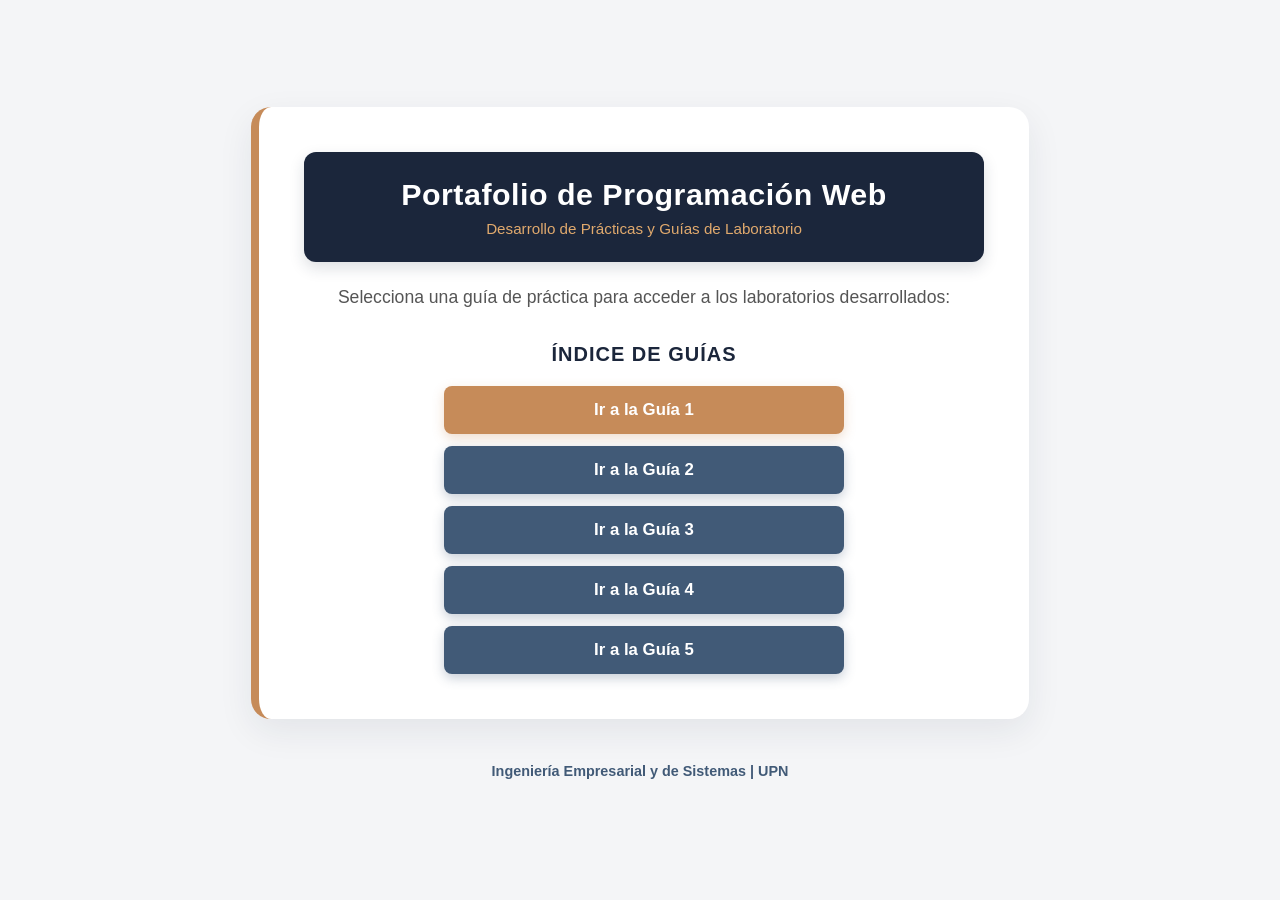
<file: index.html>
<!DOCTYPE html>
<html lang="es">
<head>
  <meta charset="UTF-8">
  <meta name="viewport" content="width=device-width, initial-scale=1.0">
  <title>Portafolio Web | Prácticas UPN</title>
</head>
<body style="background-color: #F4F5F7; font-family: 'Helvetica Neue', Arial, sans-serif; color: #1B263B; margin: 0; padding: 40px 20px; display: flex; flex-direction: column; align-items: center; justify-content: center; min-height: 100vh; box-sizing: border-box;">

  <main style="background: #FFFFFF; width: 100%; max-width: 680px; padding: 45px; border-radius: 20px; box-shadow: 0 12px 35px rgba(27,38,59,0.08); text-align: center; border-left: 8px solid #C68B59;">
    
    <div style="background-color: #1B263B; color: #FFFFFF; padding: 25px; border-radius: 12px; margin-bottom: 25px; box-shadow: 0 6px 15px rgba(27,38,59,0.15);">
      <h1 style="margin: 0; font-size: 1.9rem; letter-spacing: 0.5px;">Portafolio de Programación Web</h1>
      <p style="margin: 8px 0 0 0; font-size: 0.95rem; color: #E0A96D;">Desarrollo de Prácticas y Guías de Laboratorio</p>
    </div>

    <p style="color: #555; font-size: 1.1rem; margin-bottom: 35px;">
      Selecciona una guía de práctica para acceder a los laboratorios desarrollados:
    </p>

    <h2 style="color: #1B263B; font-size: 1.25rem; margin-bottom: 20px; text-transform: uppercase; letter-spacing: 1px;">Índice de Guías</h2>

    <div style="display: flex; flex-direction: column; gap: 12px; max-width: 400px; margin: 0 auto;">
      <a href="guia1/index.html" style="background: #C68B59; color: white; padding: 14px 22px; text-decoration: none; border-radius: 8px; font-weight: bold; font-size: 1.05rem; box-shadow: 0 4px 12px rgba(198,139,89,0.3);">Ir a la Guía 1</a>
      <a href="guia2/index.html" style="background: #415A77; color: white; padding: 14px 22px; text-decoration: none; border-radius: 8px; font-weight: bold; font-size: 1.05rem; box-shadow: 0 4px 12px rgba(65,90,119,0.3);">Ir a la Guía 2</a>
      <a href="guia3/pedidos.html" style="background: #415A77; color: white; padding: 14px 22px; text-decoration: none; border-radius: 8px; font-weight: bold; font-size: 1.05rem; box-shadow: 0 4px 12px rgba(65,90,119,0.3);">Ir a la Guía 3</a>
      <a href="guia4/index.html" style="background: #415A77; color: white; padding: 14px 22px; text-decoration: none; border-radius: 8px; font-weight: bold; font-size: 1.05rem; box-shadow: 0 4px 12px rgba(65,90,119,0.3);">Ir a la Guía 4</a>
      <a href="guia5/index-bootstrap.html" style="background: #415A77; color: white; padding: 14px 22px; text-decoration: none; border-radius: 8px; font-weight: bold; font-size: 1.05rem; box-shadow: 0 4px 12px rgba(65,90,119,0.3);">Ir a la Guía 5</a>
    </div>

  </main>

  <footer style="margin-top: 30px; color: #415A77; font-size: 0.9rem; font-weight: 600;">
    <p>Ingeniería Empresarial y de Sistemas | UPN</p>
  </footer>

</body>
</html>
</file>
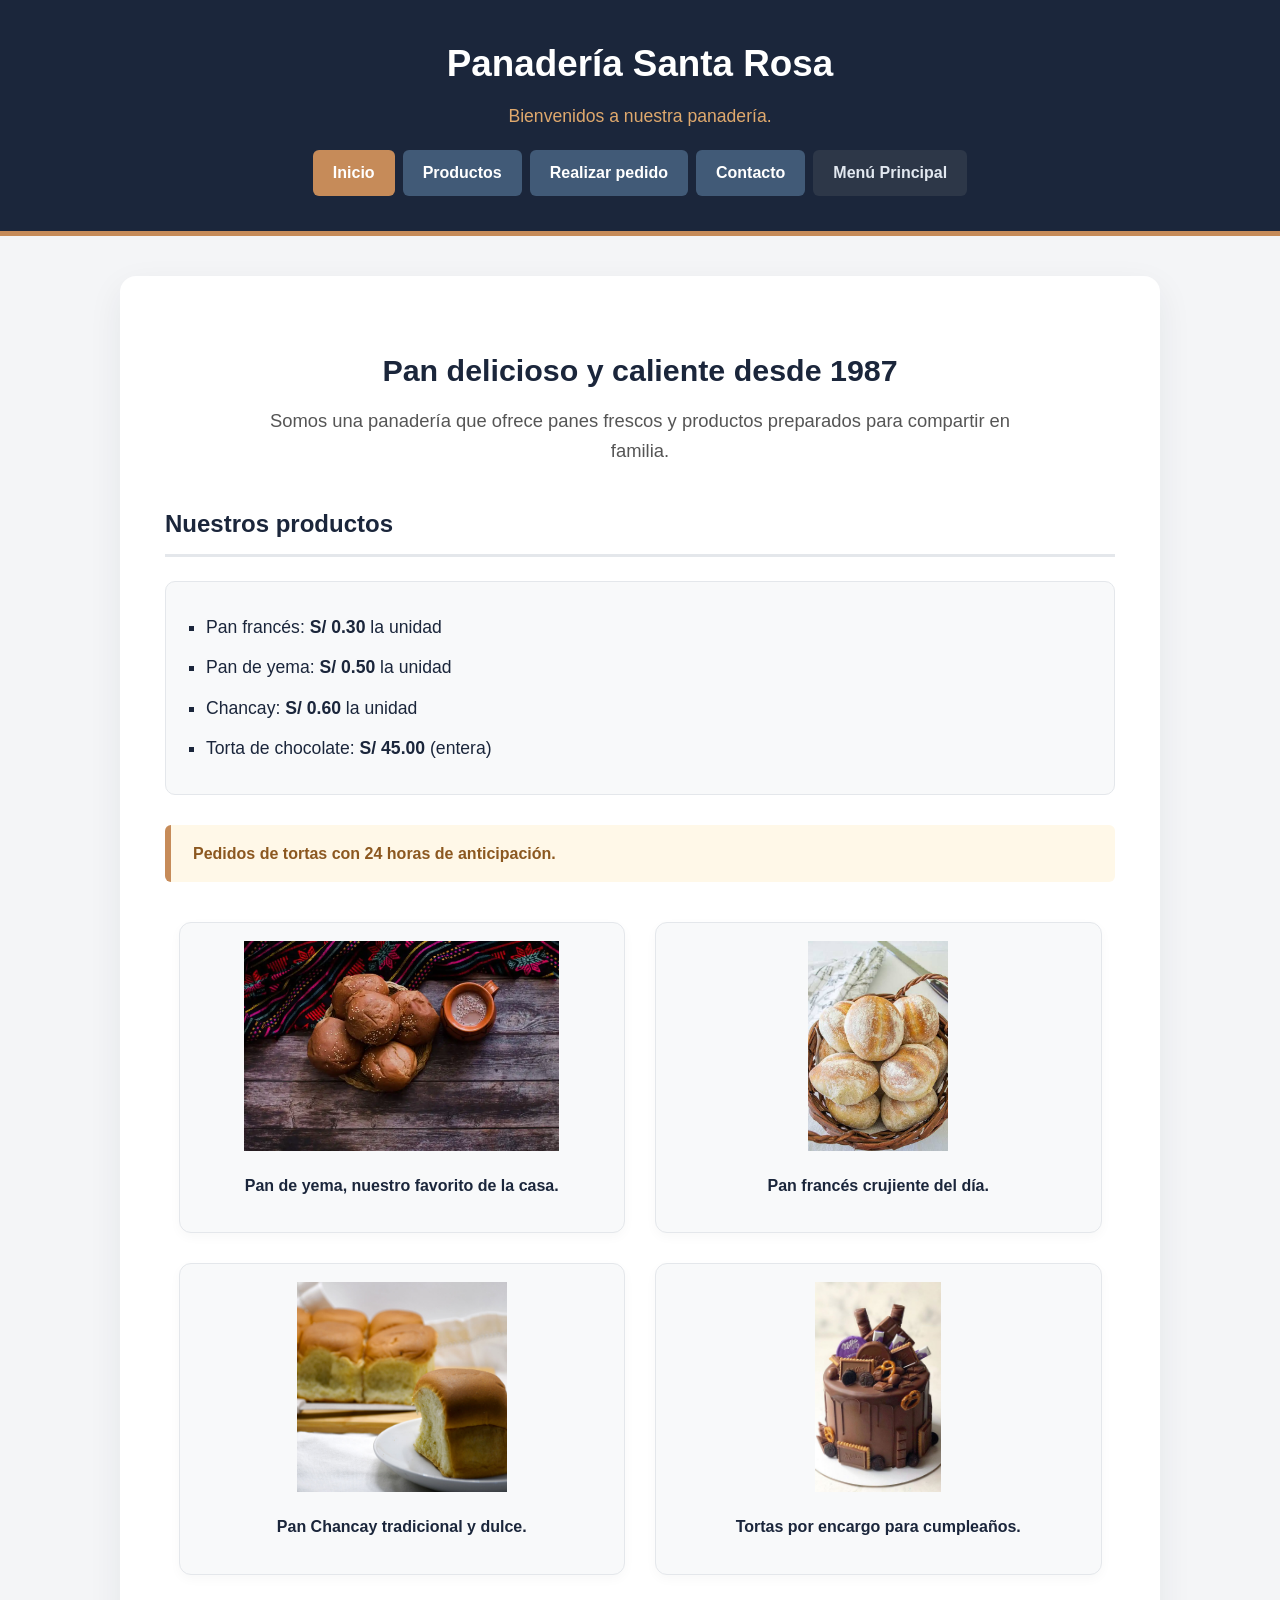
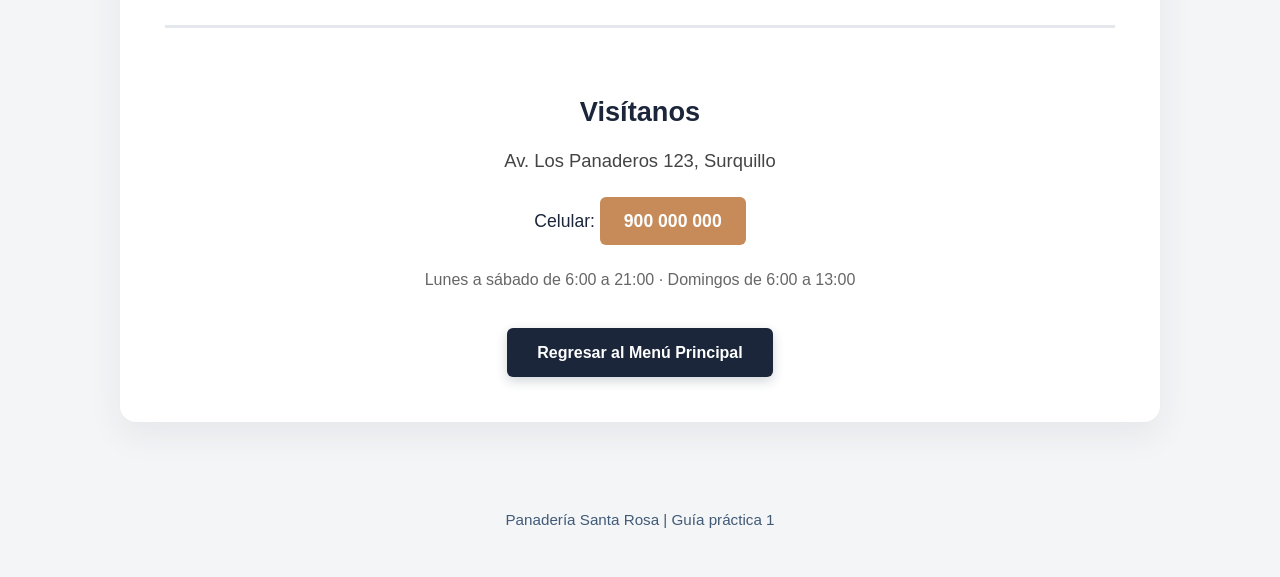
<file: guia1/index.html>
<!DOCTYPE html>
<html lang="es">
<head>
  <meta charset="UTF-8">
  <meta name="viewport" content="width=device-width, initial-scale=1.0">
  <title>Panadería Santa Rosa | Guía 1</title>
</head>
<body style="background-color: #F4F5F7; font-family: 'Helvetica Neue', Arial, sans-serif; color: #1B263B; margin: 0; padding: 0; line-height: 1.6;">
  
  <!-- Encabezado con menú completo -->
  <header style="background-color: #1B263B; color: #FFFFFF; padding: 35px 20px; text-align: center; border-bottom: 5px solid #C68B59;">
    <h1 style="margin: 0; font-size: 2.3rem;">Panadería Santa Rosa</h1>
    <p style="margin: 8px 0 20px 0; font-size: 1.1rem; color: #E0A96D;">Bienvenidos a nuestra panadería.</p>
    <nav style="margin-top: 15px; display: flex; justify-content: center; gap: 8px; flex-wrap: wrap;">
      <a href="index.html" style="background: #C68B59; color: white; padding: 10px 20px; text-decoration: none; border-radius: 6px; font-weight: bold; display: inline-block;">Inicio</a>
      <a href="#productos" style="background: #415A77; color: white; padding: 10px 20px; text-decoration: none; border-radius: 6px; font-weight: bold; display: inline-block;">Productos</a>
      <a href="pedidos.html" style="background: #415A77; color: white; padding: 10px 20px; text-decoration: none; border-radius: 6px; font-weight: bold; display: inline-block;">Realizar pedido</a>
      <a href="#visitanos" style="background: #415A77; color: white; padding: 10px 20px; text-decoration: none; border-radius: 6px; font-weight: bold; display: inline-block;">Contacto</a>
      <a href="../index.html" style="background: #2D3748; color: #E2E8F0; padding: 10px 20px; text-decoration: none; border-radius: 6px; font-weight: bold; display: inline-block;">Menú Principal</a>
    </nav>
  </header>

  <main style="max-width: 950px; margin: 40px auto; background: #FFFFFF; padding: 45px; border-radius: 16px; box-shadow: 0 12px 35px rgba(27,38,59,0.07);">
    
    <section style="text-align: center; margin-bottom: 40px;">
      <h2 style="color: #1B263B; font-size: 1.9rem; margin-bottom: 12px;">Pan delicioso y caliente desde 1987</h2>
      <p style="font-size: 1.15rem; color: #555; max-width: 750px; margin: 0 auto;">
        Somos una panadería que ofrece panes frescos y productos preparados para compartir en familia.
      </p>
    </section>

    <section id="productos">
      <h3 style="color: #1B263B; border-bottom: 3px solid #E4E7EB; padding-bottom: 10px; font-size: 1.5rem;">Nuestros productos</h3>
      <ul style="line-height: 2.3; font-size: 1.1rem; padding-left: 25px; background-color: #F8F9FA; padding: 25px 40px; border-radius: 10px; border: 1px solid #E4E7EB; list-style-type: square;">
        <li>Pan francés: <strong>S/ 0.30</strong> la unidad</li>
        <li>Pan de yema: <strong>S/ 0.50</strong> la unidad</li>
        <li>Chancay: <strong>S/ 0.60</strong> la unidad</li>
        <li>Torta de chocolate: <strong>S/ 45.00</strong> (entera)</li>
      </ul>
      
      <p style="background: #FFF8E8; padding: 16px 22px; border-left: 6px solid #C68B59; border-radius: 6px; margin-top: 30px; color: #8C5820; font-weight: 500;">
        <strong>Pedidos de tortas con 24 horas de anticipación.</strong>
      </p>
      
      <!-- Galería con los 4 productos usando tus nombres de imagen exactos -->
      <div style="display: flex; flex-wrap: wrap; justify-content: center; gap: 30px; margin-top: 40px;">
        
        <!-- Pan de yema -->
        <div style="background: #F8F9FA; padding: 18px; border-radius: 12px; text-align: center; width: 43%; min-width: 280px; border: 1px solid #E4E7EB; box-shadow: 0 4px 12px rgba(0,0,0,0.03);">
          <img src="../img/pandeyema.jpg" alt="Pan de yema" style="width: 100%; height: 210px; object-fit: contain; border-radius: 8px;">
          <p style="margin-top: 14px; font-weight: bold; color: #1B263B;">Pan de yema, nuestro favorito de la casa.</p>
        </div>

        <!-- Pan francés -->
        <div style="background: #F8F9FA; padding: 18px; border-radius: 12px; text-align: center; width: 43%; min-width: 280px; border: 1px solid #E4E7EB; box-shadow: 0 4px 12px rgba(0,0,0,0.03);">
          <img src="../img/panfrances.jpg" alt="Pan francés" style="width: 100%; height: 210px; object-fit: contain; border-radius: 8px;">
          <p style="margin-top: 14px; font-weight: bold; color: #1B263B;">Pan francés crujiente del día.</p>
        </div>

        <!-- Pan Chancay -->
        <div style="background: #F8F9FA; padding: 18px; border-radius: 12px; text-align: center; width: 43%; min-width: 280px; border: 1px solid #E4E7EB; box-shadow: 0 4px 12px rgba(0,0,0,0.03);">
          <img src="../img/panchancay.jpg" alt="Pan Chancay" style="width: 100%; height: 210px; object-fit: contain; border-radius: 8px;">
          <p style="margin-top: 14px; font-weight: bold; color: #1B263B;">Pan Chancay tradicional y dulce.</p>
        </div>

        <!-- Torta de chocolate -->
        <div style="background: #F8F9FA; padding: 18px; border-radius: 12px; text-align: center; width: 43%; min-width: 280px; border: 1px solid #E4E7EB; box-shadow: 0 4px 12px rgba(0,0,0,0.03);">
          <img src="../img/tortadechocolate.jpg" alt="Torta de chocolate" style="width: 100%; height: 210px; object-fit: contain; border-radius: 8px;">
          <p style="margin-top: 14px; font-weight: bold; color: #1B263B;">Tortas por encargo para cumpleaños.</p>
        </div>

      </div>
    </section>

    <!-- Sección Visítanos (Contacto) -->
    <section id="visitanos" style="text-align: center; margin-top: 50px; padding-top: 40px; border-top: 3px solid #E4E7EB;">
      <h2 style="color: #1B263B; font-size: 1.7rem; margin-bottom: 12px;">Visítanos</h2>
      <p style="margin: 8px 0; font-size: 1.15rem; color: #444;">Av. Los Panaderos 123, Surquillo</p>
      
      <p style="margin: 22px 0; font-size: 1.1rem;">
        Celular: 
        <a href="tel:900000000" style="background-color: #C68B59; color: white; padding: 10px 24px; text-decoration: none; border-radius: 6px; font-weight: bold; display: inline-block;">900 000 000</a>
      </p>
      
      <p style="margin: 15px 0; color: #666; font-size: 1rem;">
        Lunes a sábado de 6:00 a 21:00 · Domingos de 6:00 a 13:00
      </p>

      <div style="margin-top: 35px;">
        <a href="../index.html" style="background-color: #1B263B; color: white; padding: 12px 30px; text-decoration: none; border-radius: 6px; font-weight: bold; display: inline-block; box-shadow: 0 4px 12px rgba(27,38,59,0.2);">Regresar al Menú Principal</a>
      </div>
    </section>

  </main>

  <footer style="text-align: center; padding: 30px; color: #415A77; font-size: 0.95rem;">
    <p>Panadería Santa Rosa | Guía práctica 1</p>
  </footer>

</body>
</html>
</file>
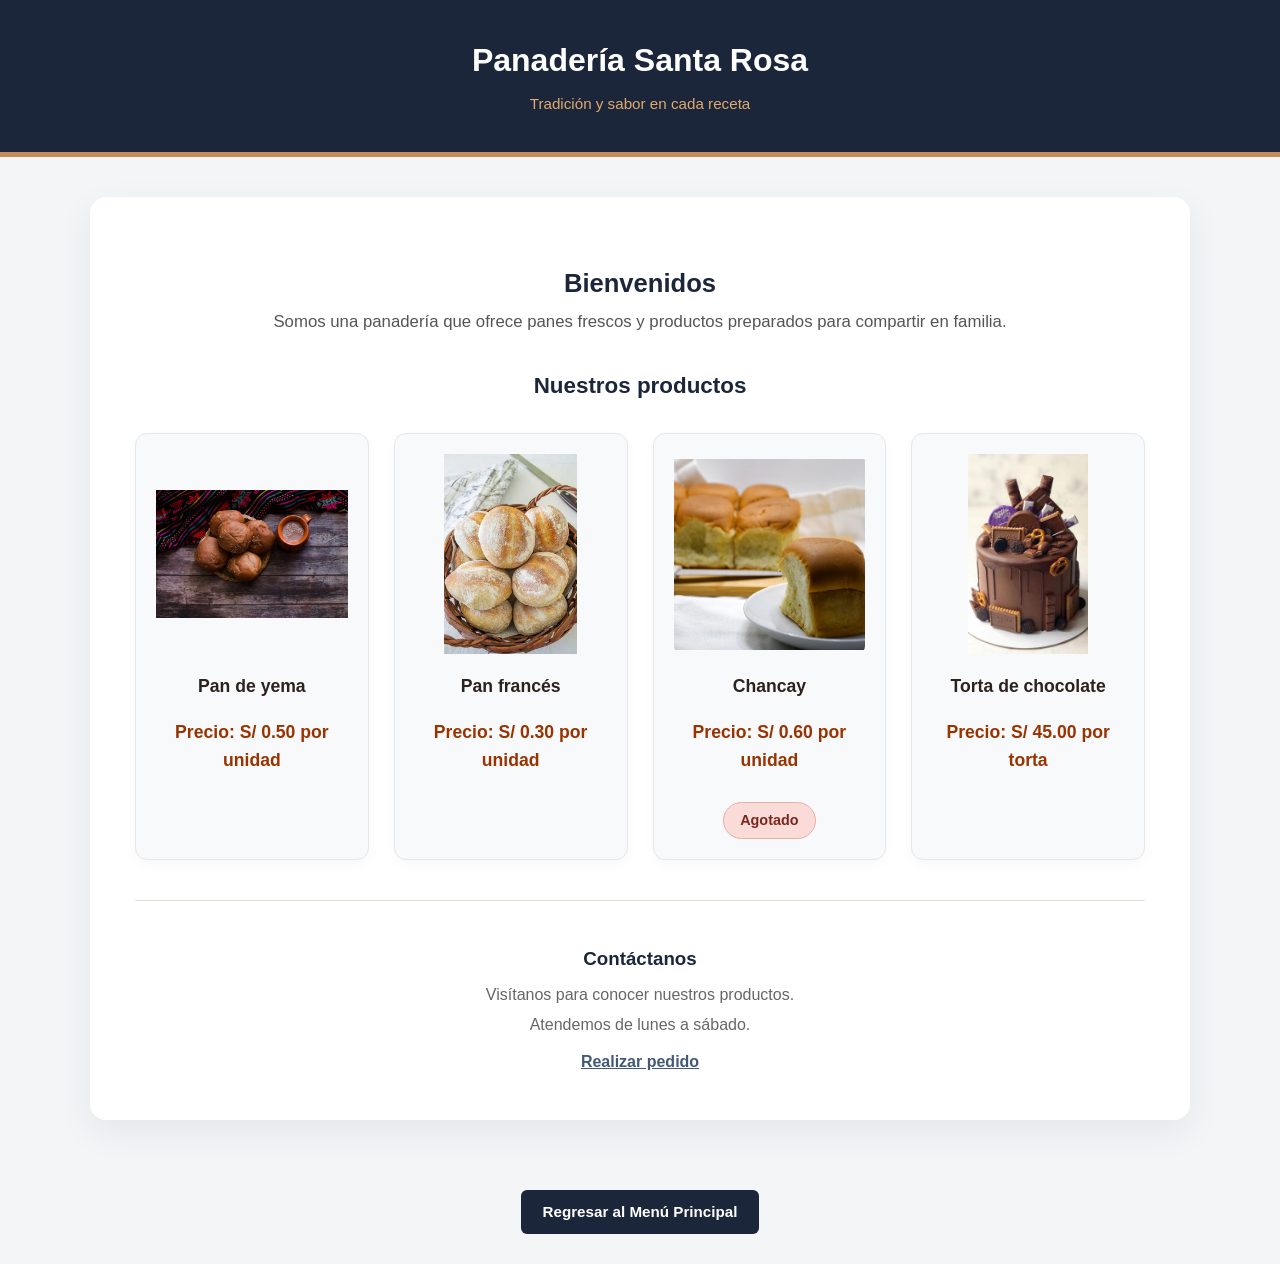
<file: guia2/index.html>
<!DOCTYPE html>
<html lang="es">
<head>
  <meta charset="UTF-8">
  <meta name="viewport" content="width=device-width, initial-scale=1.0">
  <title>Panadería Santa Rosa | Guía 2</title>
  <link rel="stylesheet" href="styles.css">
</head>
<body>
  
  <header>
    <h1 style="margin: 0; font-size: 2rem;">Panadería Santa Rosa</h1>
    <p style="margin: 6px 0 0 0; color: #E0A96D; font-size: 0.95rem;">Tradición y sabor en cada receta</p>
  </header>
  
  <main>
    <section style="text-align: center; margin-bottom: 2rem;">
      <h2 style="color: var(--color-primario); font-size: 1.6rem; margin-bottom: 5px;">Bienvenidos</h2>
      <p style="color: #555; font-size: 1.05rem; margin: 0;">Somos una panadería que ofrece panes frescos y productos preparados para compartir en familia.</p>
    </section>

    <section id="productos">
      <h3 style="color: var(--color-primario); text-align: center; margin-bottom: 20px; font-size: 1.4rem;">Nuestros productos</h3>
      
      <div class="catalogo">
        <!-- Pan de yema -->
        <article class="producto">
          <img src="../img/pandeyema.jpg" alt="Pan de yema">
          <h4 style="margin: 10px 0 5px 0; font-size: 1.1rem; color: #2C221E;">Pan de yema</h4>
          <p class="precio">Precio: S/ 0.50 por unidad</p>
        </article>

        <!-- Pan francés -->
        <article class="producto">
          <img src="../img/panfrances.jpg" alt="Pan francés">
          <h4 style="margin: 10px 0 5px 0; font-size: 1.1rem; color: #2C221E;">Pan francés</h4>
          <p class="precio">Precio: S/ 0.30 por unidad</p>
        </article>

        <!-- Chancay (Agotado) -->
        <article class="producto">
          <img src="../img/panchancay.jpg" alt="Chancay">
          <h4 style="margin: 10px 0 5px 0; font-size: 1.1rem; color: #2C221E;">Chancay</h4>
          <p class="precio">Precio: S/ 0.60 por unidad</p>
          <div><span class="btn-agotado">Agotado</span></div>
        </article>

        <!-- Torta de chocolate -->
        <article class="producto">
          <img src="../img/tortadechocolate.jpg" alt="Torta de chocolate">
          <h4 style="margin: 10px 0 5px 0; font-size: 1.1rem; color: #2C221E;">Torta de chocolate</h4>
          <p class="precio">Precio: S/ 45.00 por torta</p>
        </article>
      </div>
    </section>

    <!-- Sección Contáctanos -->
    <section style="text-align: center; margin-top: 40px; padding-top: 25px; border-top: 1px solid #E5DCD0;">
      <h3 style="color: var(--color-primario); margin-bottom: 8px;">Contáctanos</h3>
      <p style="color: #666; margin: 4px 0;">Visítanos para conocer nuestros productos.</p>
      <p style="color: #666; margin: 4px 0;">Atendemos de lunes a sábado.</p>
      <p style="margin: 12px 0 0 0;">
        <a href="pedidos.html" style="color: var(--color-secundario); font-weight: bold; text-decoration: underline;">Realizar pedido</a>
      </p>
    </section>
  </main>

  <footer>
    <a href="../index.html" style="background: var(--color-primario); color: white; padding: 10px 22px; text-decoration: none; border-radius: 6px; font-size: 0.95rem; font-weight: bold; display: inline-block;">Regresar al Menú Principal</a>
  </footer>

</body>
</html>
</file>
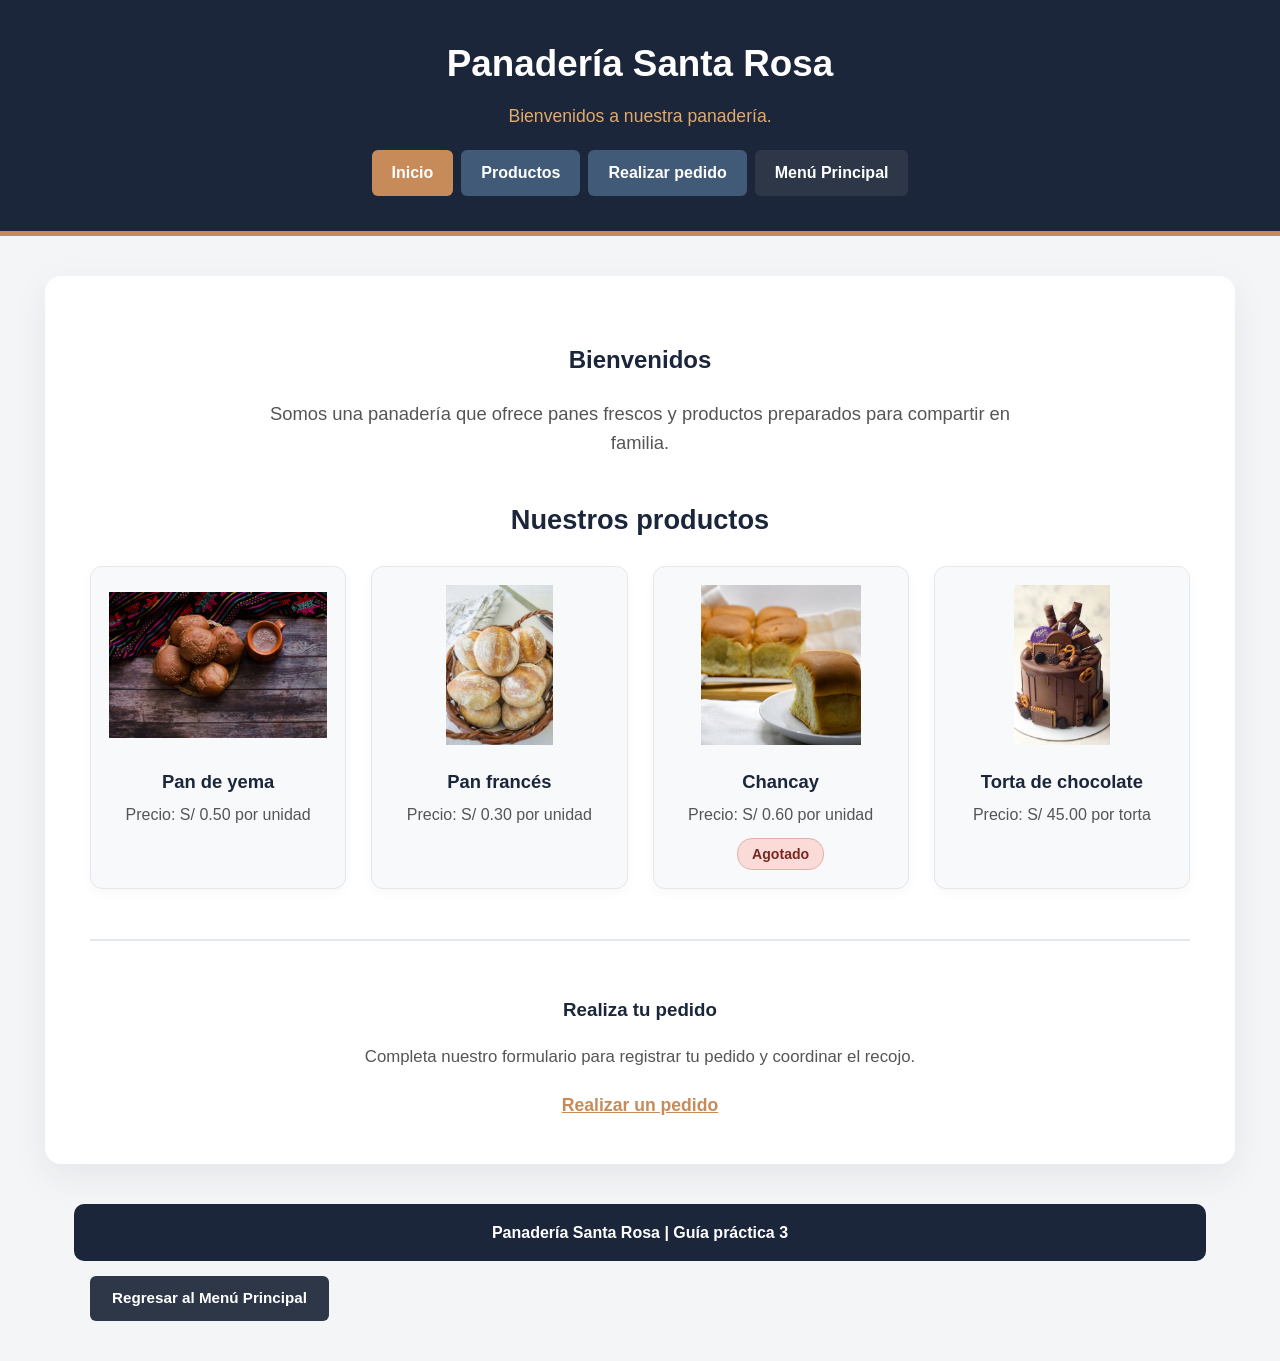
<file: guia3/index.html>
<!DOCTYPE html>
<html lang="es">
<head>
  <meta charset="UTF-8">
  <meta name="viewport" content="width=device-width, initial-scale=1.0">
  <title>Panadería Santa Rosa | Guía 3</title>
  <link rel="stylesheet" href="styles.css">
</head>
<body>
  
  <header>
    <h1>Panadería Santa Rosa</h1>
    <p>Bienvenidos a nuestra panadería.</p>
    <nav>
      <a href="index.html" style="background: #C68B59;">Inicio</a>
      <a href="#productos">Productos</a>
      <a href="pedidos.html">Realizar pedido</a>
      <a href="../index.html" style="background: #2D3748;">Menú Principal</a>
    </nav>
  </header>

  <main>
    <section style="text-align: center; margin-bottom: 40px;">
      <h2>Bienvenidos</h2>
      <p style="font-size: 1.15rem; color: #555; max-width: 750px; margin: 0 auto;">
        Somos una panadería que ofrece panes frescos y productos preparados para compartir en familia.
      </p>
    </section>

    <section id="productos">
      <h3 style="text-align: center; font-size: 1.7rem; margin-bottom: 25px;">Nuestros productos</h3>
      
      <div class="catalogo">
        <div class="producto">
          <img src="../img/pandeyema.jpg" alt="Pan de yema">
          <h4>Pan de yema</h4>
          <p class="precio">Precio: S/ 0.50 por unidad</p>
        </div>

        <div class="producto">
          <img src="../img/panfrances.jpg" alt="Pan francés">
          <h4>Pan francés</h4>
          <p class="precio">Precio: S/ 0.30 por unidad</p>
        </div>

        <div class="producto">
          <img src="../img/panchancay.jpg" alt="Chancay">
          <h4>Chancay</h4>
          <p class="precio">Precio: S/ 0.60 por unidad</p>
          <div><span class="btn-agotado">Agotado</span></div>
        </div>

        <div class="producto">
          <img src="../img/tortadechocolate.jpg" alt="Torta de chocolate">
          <h4>Torta de chocolate</h4>
          <p class="precio">Precio: S/ 45.00 por torta</p>
        </div>
      </div>
    </section>

    <section style="text-align: center; margin-top: 50px; padding-top: 35px; border-top: 2px solid #E4E7EB;">
      <h3>Realiza tu pedido</h3>
      <p style="color: #555; font-size: 1.05rem; margin-bottom: 20px;">Completa nuestro formulario para registrar tu pedido y coordinar el recojo.</p>
      <div>
        <a href="pedidos.html" style="color: #C68B59; font-weight: bold; text-decoration: underline; font-size: 1.1rem;">Realizar un pedido</a>
      </div>
    </section>
  </main>

  <div class="banner-footer">
    Panadería Santa Rosa | Guía práctica 3
  </div>

  <footer>
    <a href="../index.html" class="btn-menu">Regresar al Menú Principal</a>
  </footer>

</body>
</html>
</file>
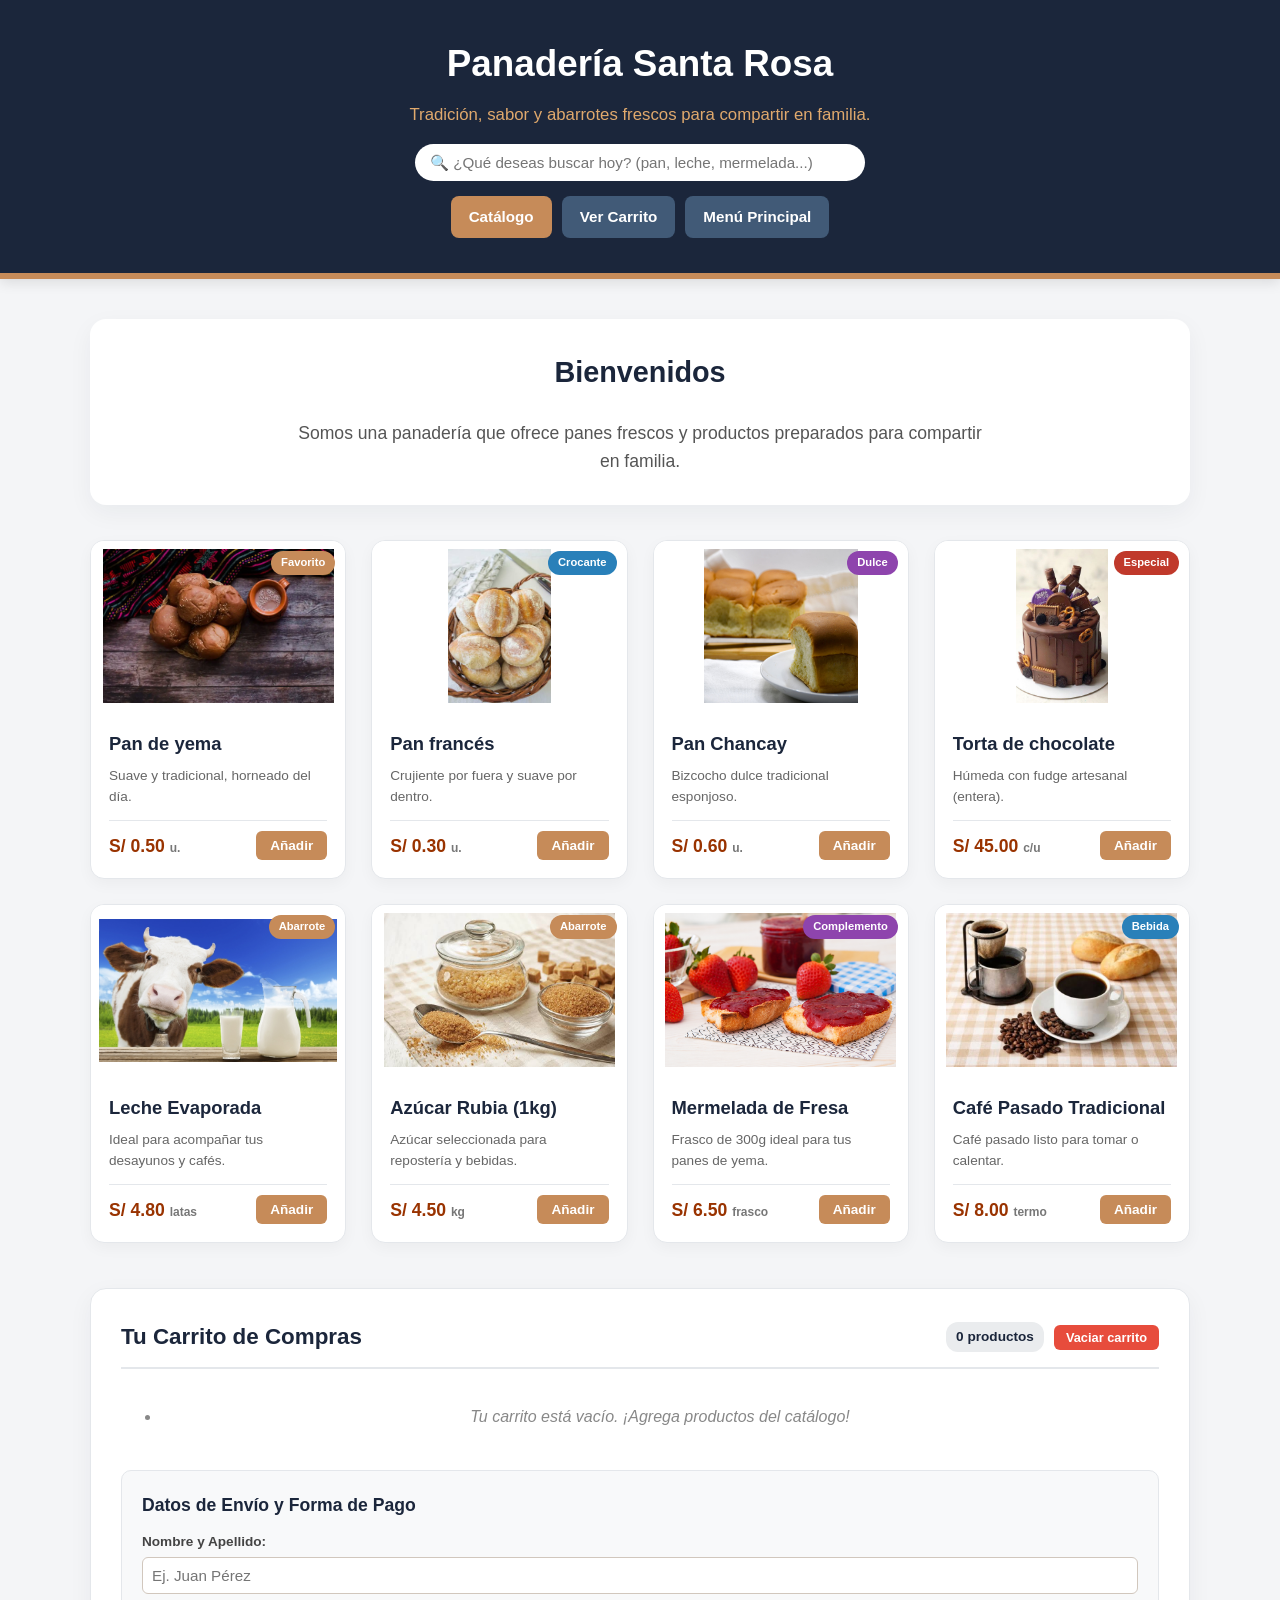
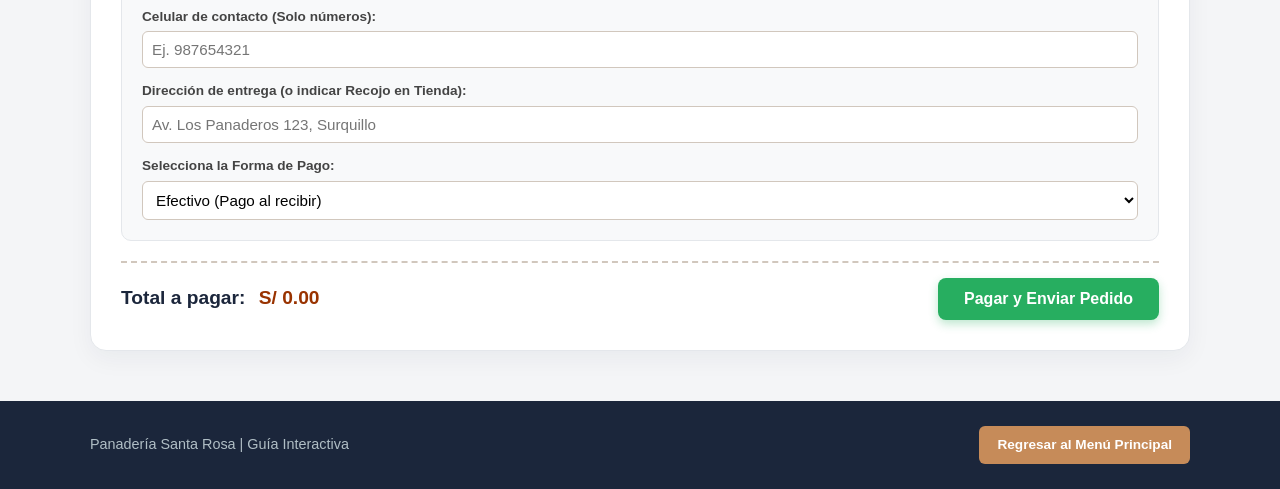
<file: guia4/index.html>
<!DOCTYPE html>
<html lang="es">
<head>
  <meta charset="UTF-8">
  <meta name="viewport" content="width=device-width, initial-scale=1.0">
  <title>Panadería Santa Rosa | Catálogo y Pedidos</title>
  <link rel="stylesheet" href="styles.css">
  <script src="pedido.js" defer></script>
</head>
<body>

  <!-- Encabezado institucional -->
  <header>
    <div class="header-container">
      <h1>Panadería Santa Rosa</h1>
      <p>Tradición, sabor y abarrotes frescos para compartir en familia.</p>
      
      <!-- Buscador en tiempo real -->
      <div class="buscador-container">
        <input type="text" id="input-buscar" placeholder="🔍 ¿Qué deseas buscar hoy? (pan, leche, mermelada...)">
      </div>

      <nav>
        <a href="index.html" class="active">Catálogo</a>
        <a href="#canasta">Ver Carrito</a>
        <a href="../index.html" class="btn-regresar">Menú Principal</a>
      </nav>
    </div>
  </header>

  <main>
    <!-- Bienvenida oficial -->
    <section class="bienvenida">
      <h2>Bienvenidos</h2>
      <p>Somos una panadería que ofrece panes frescos y productos preparados para compartir en familia.</p>
    </section>

    <!-- Catálogo -->
    <section class="catalogo-grid" id="grid-productos">
      
      <!-- Pan de yema -->
      <div class="producto" data-nombre="pan de yema" data-precio="0.50" data-id="pan-yema">
        <div class="img-container">
          <img src="../img/pandeyema.jpg" alt="Pan de yema">
          <span class="badge">Favorito</span>
        </div>
        <div class="info-producto">
          <h3>Pan de yema</h3>
          <p class="descripcion">Suave y tradicional, horneado del día.</p>
          <div class="precio-accion">
            <span class="precio">S/ 0.50 <small>u.</small></span>
            <button class="btn-anadir">Añadir</button>
          </div>
        </div>
      </div>

      <!-- Pan francés -->
      <div class="producto" data-nombre="pan francés" data-precio="0.30" data-id="pan-frances">
        <div class="img-container">
          <img src="../img/panfrances.jpg" alt="Pan francés">
          <span class="badge fresco">Crocante</span>
        </div>
        <div class="info-producto">
          <h3>Pan francés</h3>
          <p class="descripcion">Crujiente por fuera y suave por dentro.</p>
          <div class="precio-accion">
            <span class="precio">S/ 0.30 <small>u.</small></span>
            <button class="btn-anadir">Añadir</button>
          </div>
        </div>
      </div>

      <!-- Pan Chancay -->
      <div class="producto" data-nombre="chancay pan chancay" data-precio="0.60" data-id="pan-chancay">
        <div class="img-container">
          <img src="../img/panchancay.jpg" alt="Pan Chancay">
          <span class="badge dulce">Dulce</span>
        </div>
        <div class="info-producto">
          <h3>Pan Chancay</h3>
          <p class="descripcion">Bizcocho dulce tradicional esponjoso.</p>
          <div class="precio-accion">
            <span class="precio">S/ 0.60 <small>u.</small></span>
            <button class="btn-anadir">Añadir</button>
          </div>
        </div>
      </div>

      <!-- Torta de chocolate -->
      <div class="producto" data-nombre="torta de chocolate" data-precio="45.00" data-id="torta-chocolate">
        <div class="img-container">
          <img src="../img/tortadechocolate.jpg" alt="Torta de chocolate">
          <span class="badge especial">Especial</span>
        </div>
        <div class="info-producto">
          <h3>Torta de chocolate</h3>
          <p class="descripcion">Húmeda con fudge artesanal (entera).</p>
          <div class="precio-accion">
            <span class="precio">S/ 45.00 <small>c/u</small></span>
            <button class="btn-anadir">Añadir</button>
          </div>
        </div>
      </div>

      <!-- Leche Fresca -->
      <div class="producto" data-nombre="leche evaporada" data-precio="4.80" data-id="leche">
        <div class="img-container">
          <img src="../img/leche-vaca.jpg" alt="Leche evaporada">
          <span class="badge">Abarrote</span>
        </div>
        <div class="info-producto">
          <h3>Leche Evaporada</h3>
          <p class="descripcion">Ideal para acompañar tus desayunos y cafés.</p>
          <div class="precio-accion">
            <span class="precio">S/ 4.80 <small>latas</small></span>
            <button class="btn-anadir">Añadir</button>
          </div>
        </div>
      </div>

      <!-- Azúcar Rubia -->
      <div class="producto" data-nombre="azucar rubia" data-precio="4.50" data-id="azucar">
        <div class="img-container">
          <img src="../img/azucarrubia.jpg" alt="Azúcar rubia">
          <span class="badge">Abarrote</span>
        </div>
        <div class="info-producto">
          <h3>Azúcar Rubia (1kg)</h3>
          <p class="descripcion">Azúcar seleccionada para repostería y bebidas.</p>
          <div class="precio-accion">
            <span class="precio">S/ 4.50 <small>kg</small></span>
            <button class="btn-anadir">Añadir</button>
          </div>
        </div>
      </div>

      <!-- Mermelada de Fresa -->
      <div class="producto" data-nombre="mermelada de fresa" data-precio="6.50" data-id="mermelada">
        <div class="img-container">
          <img src="../img/mermelada.jpg" alt="Mermelada de fresa">
          <span class="badge dulce">Complemento</span>
        </div>
        <div class="info-producto">
          <h3>Mermelada de Fresa</h3>
          <p class="descripcion">Frasco de 300g ideal para tus panes de yema.</p>
          <div class="precio-accion">
            <span class="precio">S/ 6.50 <small>frasco</small></span>
            <button class="btn-anadir">Añadir</button>
          </div>
        </div>
      </div>

      <!-- Café Pasado -->
      <div class="producto" data-nombre="cafe pasado" data-precio="8.00" data-id="cafe">
        <div class="img-container">
          <img src="../img/cafe.jpg" alt="Café pasado">
          <span class="badge fresco">Bebida</span>
        </div>
        <div class="info-producto">
          <h3>Café Pasado Tradicional</h3>
          <p class="descripcion">Café pasado listo para tomar o calentar.</p>
          <div class="precio-accion">
            <span class="precio">S/ 8.00 <small>termo</small></span>
            <button class="btn-anadir">Añadir</button>
          </div>
        </div>
      </div>

    </section>

    <!-- Sección Carrito y Datos de Envío / Pago -->
    <section id="canasta" class="canasta-seccion">
      <div class="canasta-header">
        <h3>Tu Carrito de Compras</h3>
        <div style="display: flex; gap: 10px; align-items: center;">
          <span id="contador-items" class="badge-contador">0 productos</span>
          <button id="btn-vaciar" class="btn-vaciar">Vaciar carrito</button>
        </div>
      </div>
      
      <div class="canasta-body">
        <ul id="lista-pedido">
          <li class="carrito-vacio">Tu carrito está vacío. ¡Agrega productos del catálogo!</li>
        </ul>
      </div>

      <!-- Formulario de Envío y Pago -->
      <div class="formulario-envio">
        <h4>Datos de Envío y Forma de Pago</h4>
        <div class="form-grid">
          <div class="form-group">
            <label for="nombre-cliente">Nombre y Apellido:</label>
            <input type="text" id="nombre-cliente" placeholder="Ej. Juan Pérez">
          </div>
          <div class="form-group">
            <label for="telefono-cliente">Celular de contacto (Solo números):</label>
            <input type="tel" id="telefono-cliente" placeholder="Ej. 987654321" oninput="this.value = this.value.replace(/[^0-9]/g, '')" maxlength="9">
          </div>
          <div class="form-group full">
            <label for="direccion-cliente">Dirección de entrega (o indicar Recojo en Tienda):</label>
            <input type="text" id="direccion-cliente" placeholder="Av. Los Panaderos 123, Surquillo">
          </div>

          <!-- Selector de Forma de Pago -->
          <div class="form-group full">
            <label for="forma-pago">Selecciona la Forma de Pago:</label>
            <select id="forma-pago" style="width: 100%; padding: 9px; border: 1.5px solid #D1C7BD; border-radius: 6px; font-size: 0.95rem; background: white;">
              <option value="Efectivo">Efectivo (Pago al recibir)</option>
              <option value="Tarjeta">Tarjeta de Crédito / Débito</option>
              <option value="Yape / Plin">Yape / Plin (Billetera digital)</option>
            </select>
          </div>

          <!-- Contenedor dinámico de Tarjeta -->
          <div id="seccion-tarjeta" class="form-group full" style="display: none; background: #fff; padding: 15px; border-radius: 8px; border: 1px dashed #C68B59; margin-top: 5px;">
            <h5 style="margin: 0 0 10px 0; color: #1B263B;">💳 Ingrese los datos de su tarjeta:</h5>
            <div style="display: flex; flex-direction: column; gap: 10px;">
              <input type="text" id="num-tarjeta" placeholder="Número de tarjeta (16 dígitos)" maxlength="16" oninput="this.value = this.value.replace(/[^0-9]/g, '')">
              <div style="display: flex; gap: 10px;">
                <input type="text" id="exp-tarjeta" placeholder="MM/AA" maxlength="5" style="flex: 1;">
                <input type="password" id="cvv-tarjeta" placeholder="CVV" maxlength="4" style="flex: 1;" oninput="this.value = this.value.replace(/[^0-9]/g, '')">
              </div>
            </div>
          </div>

          <!-- Contenedor dinámico de Yape / Plin -->
          <div id="seccion-yape" class="form-group full" style="display: none; background: #fdf2e9; padding: 15px; border-radius: 8px; border: 1px dashed #e67e22; margin-top: 5px;">
            <h5 style="margin: 0 0 8px 0; color: #d35400;">📱 Pago con Yape / Plin:</h5>
            <p style="margin: 0 0 10px 0; font-size: 0.85rem; color: #555;">Yapea al número <strong>987 654 321</strong> (Panadería Santa Rosa) y coloca tu celular junto al código de aprobación de tu operación:</p>
            <div style="display: flex; flex-direction: column; gap: 10px;">
              <input type="tel" id="yape-celular" placeholder="Ingrese tu celular Yape (9 dígitos)" maxlength="9" oninput="this.value = this.value.replace(/[^0-9]/g, '')">
              <input type="text" id="yape-codigo" placeholder="Ingresa el Código de aprobación / Operación (Ej. 123456)" maxlength="10" oninput="this.value = this.value.replace(/[^0-9]/g, '')">
            </div>
          </div>

        </div>
      </div>

      <div class="canasta-footer">
        <div class="total-contenedor">
          <span>Total a pagar:</span>
          <span id="total">S/ 0.00</span>
        </div>
        <button id="btn-procesar" class="btn-checkout">Pagar y Enviar Pedido</button>
      </div>
    </section>
  </main>

  <footer>
    <div class="footer-content">
      <p>Panadería Santa Rosa | Guía Interactiva</p>
      <a href="../index.html" class="btn-menu">Regresar al Menú Principal</a>
    </div>
  </footer>

</body>
</html>
</file>
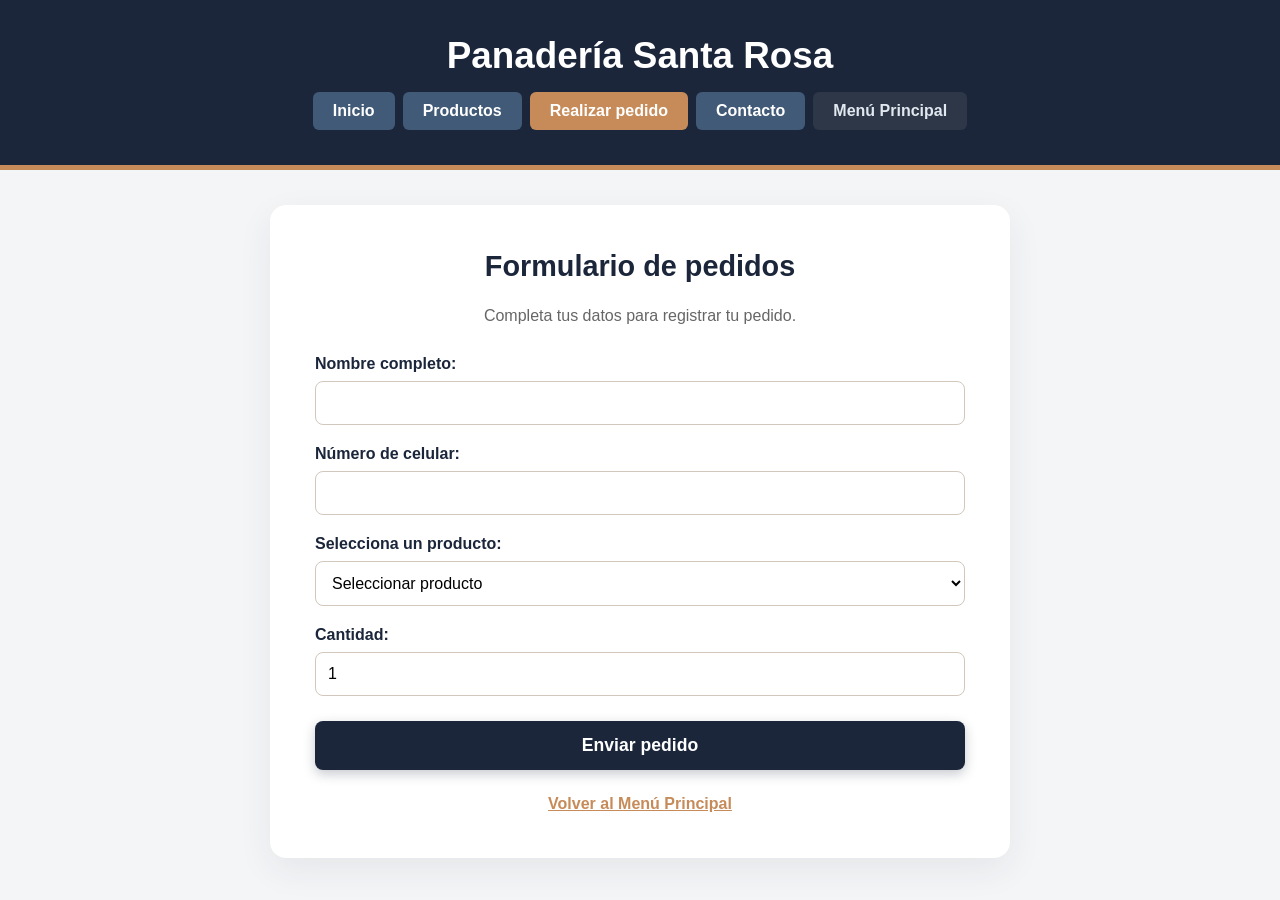
<file: guia1/pedidos.html>
<!DOCTYPE html>
<html lang="es">
<head>
  <meta charset="UTF-8">
  <meta name="viewport" content="width=device-width, initial-scale=1.0">
  <title>Pedidos | Panadería Santa Rosa</title>
</head>
<body style="background-color: #F4F5F7; font-family: 'Helvetica Neue', Arial, sans-serif; color: #1B263B; margin: 0; padding: 0;">

  <!-- Encabezado con menú completo -->
  <header style="background-color: #1B263B; color: #FFFFFF; padding: 35px 20px; text-align: center; border-bottom: 5px solid #C68B59;">
    <h1 style="margin: 0; font-size: 2.3rem;">Panadería Santa Rosa</h1>
    <nav style="margin-top: 15px; display: flex; justify-content: center; gap: 8px; flex-wrap: wrap;">
      <a href="index.html" style="background: #415A77; color: #FFFFFF; padding: 10px 20px; text-decoration: none; border-radius: 6px; font-weight: bold; display: inline-block;">Inicio</a>
      <a href="index.html#productos" style="background: #415A77; color: #FFFFFF; padding: 10px 20px; text-decoration: none; border-radius: 6px; font-weight: bold; display: inline-block;">Productos</a>
      <a href="pedidos.html" style="background: #C68B59; color: #FFFFFF; padding: 10px 20px; text-decoration: none; border-radius: 6px; font-weight: bold; display: inline-block;">Realizar pedido</a>
      <a href="index.html#visitanos" style="background: #415A77; color: #FFFFFF; padding: 10px 20px; text-decoration: none; border-radius: 6px; font-weight: bold; display: inline-block;">Contacto</a>
      <a href="../index.html" style="background: #2D3748; color: #E2E8F0; padding: 10px 20px; text-decoration: none; border-radius: 6px; font-weight: bold; display: inline-block;">Menú Principal</a>
    </nav>
  </header>

  <main style="max-width: 650px; margin: 35px auto; background: #FFFFFF; padding: 45px; border-radius: 16px; box-shadow: 0 12px 35px rgba(27,38,59,0.07);">
    <h2 style="color: #1B263B; text-align: center; margin-top: 0; font-size: 1.8rem;">Formulario de pedidos</h2>
    <p style="text-align: center; color: #666; margin-bottom: 30px;">Completa tus datos para registrar tu pedido.</p>

    <form action="#">
      <div style="margin-bottom: 20px;">
        <label for="nombre" style="font-weight: bold; display: block; margin-bottom: 8px; color: #1B263B;">Nombre completo:</label>
        <input type="text" id="nombre" name="nombre" style="width: 100%; padding: 12px; border: 1.5px solid #D1C7BD; border-radius: 8px; font-size: 1rem; box-sizing: border-box;" required>
      </div>

      <div style="margin-bottom: 20px;">
        <label for="celular" style="font-weight: bold; display: block; margin-bottom: 8px; color: #1B263B;">Número de celular:</label>
        <input type="tel" id="celular" name="celular" style="width: 100%; padding: 12px; border: 1.5px solid #D1C7BD; border-radius: 8px; font-size: 1rem; box-sizing: border-box;" required>
      </div>

      <div style="margin-bottom: 20px;">
        <label for="producto" style="font-weight: bold; display: block; margin-bottom: 8px; color: #1B263B;">Selecciona un producto:</label>
        <select id="producto" name="producto" style="width: 100%; padding: 12px; border: 1.5px solid #D1C7BD; border-radius: 8px; font-size: 1rem; background: white; box-sizing: border-box;" required>
          <option value="">Seleccionar producto</option>
          <option>Pan francés (S/ 0.30)</option>
          <option>Pan de yema (S/ 0.50)</option>
          <option>Chancay (S/ 0.60)</option>
          <option>Torta de chocolate (S/ 45.00)</option>
        </select>
      </div>

      <div style="margin-bottom: 25px;">
        <label for="cantidad" style="font-weight: bold; display: block; margin-bottom: 8px; color: #1B263B;">Cantidad:</label>
        <input type="number" id="cantidad" name="cantidad" min="1" value="1" style="width: 100%; padding: 12px; border: 1.5px solid #D1C7BD; border-radius: 8px; font-size: 1rem; box-sizing: border-box;" required>
      </div>

      <button type="submit" style="background: #1B263B; color: #FFFFFF; border: none; padding: 14px; width: 100%; border-radius: 8px; font-weight: bold; cursor: pointer; font-size: 1.1rem; box-shadow: 0 4px 12px rgba(27,38,59,0.25);">Enviar pedido</button>
    </form>
    
    <div style="text-align: center; margin-top: 25px;">
      <a href="../index.html" style="color: #C68B59; font-weight: bold; text-decoration: underline;">Volver al Menú Principal</a>
    </div>
  </main>
</body>
</html>
</file>
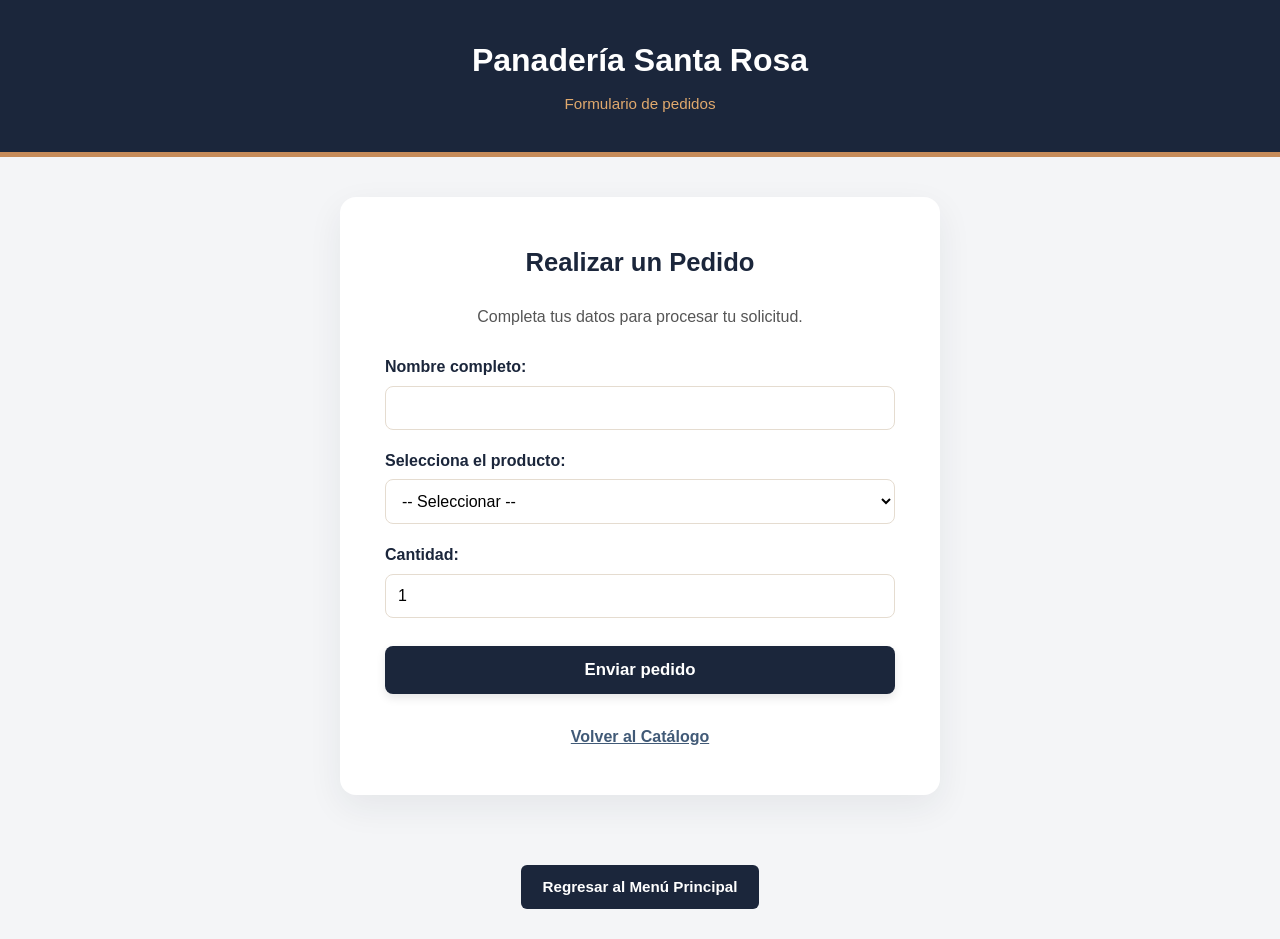
<file: guia2/pedidos.html>
<!DOCTYPE html>
<html lang="es">
<head>
  <meta charset="UTF-8">
  <meta name="viewport" content="width=device-width, initial-scale=1.0">
  <title>Pedidos | Panadería Santa Rosa - Guía 2</title>
  <link rel="stylesheet" href="styles.css">
</head>
<body>
  
  <header>
    <h1 style="margin: 0; font-size: 2rem;">Panadería Santa Rosa</h1>
    <p style="margin: 6px 0 0 0; color: #E0A96D; font-size: 0.95rem;">Formulario de pedidos</p>
  </header>
  
  <main style="max-width: 600px;">
    <h2 style="color: var(--color-primario); text-align: center; margin-top: 0; font-size: 1.6rem;">Realizar un Pedido</h2>
    <p style="text-align: center; color: #555; margin-bottom: 25px;">Completa tus datos para procesar tu solicitud.</p>

    <form action="#" style="display: flex; flex-direction: column; gap: 18px;">
      <div>
        <label for="nombre" style="font-weight: bold; display: block; margin-bottom: 6px; color: var(--color-primario);">Nombre completo:</label>
        <input type="text" id="nombre" style="width: 100%; padding: 12px; border: 1.5px solid #E5DCD0; border-radius: 8px; font-size: 1rem; box-sizing: border-box;" required>
      </div>

      <div>
        <label for="producto" style="font-weight: bold; display: block; margin-bottom: 6px; color: var(--color-primario);">Selecciona el producto:</label>
        <select id="producto" style="width: 100%; padding: 12px; border: 1.5px solid #E5DCD0; border-radius: 8px; font-size: 1rem; background: white; box-sizing: border-box;" required>
          <option value="">-- Seleccionar --</option>
          <option>Pan francés (S/ 0.30)</option>
          <option>Pan de yema (S/ 0.50)</option>
          <option>Chancay (S/ 0.60)</option>
          <option>Torta de chocolate (S/ 45.00)</option>
        </select>
      </div>

      <div>
        <label for="cantidad" style="font-weight: bold; display: block; margin-bottom: 6px; color: var(--color-primario);">Cantidad:</label>
        <input type="number" id="cantidad" min="1" value="1" style="width: 100%; padding: 12px; border: 1.5px solid #E5DCD0; border-radius: 8px; font-size: 1rem; box-sizing: border-box;" required>
      </div>

      <button type="submit" style="background: var(--color-primario); color: white; border: none; padding: 14px; border-radius: 8px; font-weight: bold; cursor: pointer; font-size: 1.05rem; margin-top: 10px; box-shadow: 0 4px 10px rgba(0,0,0,0.1);">Enviar pedido</button>
    </form>

    <div style="text-align: center; margin-top: 30px;">
      <a href="index.html" style="color: var(--color-secundario); font-weight: bold; text-decoration: underline;">Volver al Catálogo</a>
    </div>
  </main>

  <footer>
    <a href="../index.html" style="background: var(--color-primario); color: white; padding: 10px 22px; text-decoration: none; border-radius: 6px; font-size: 0.95rem; font-weight: bold; display: inline-block;">Regresar al Menú Principal</a>
  </footer>

</body>
</html>
</file>
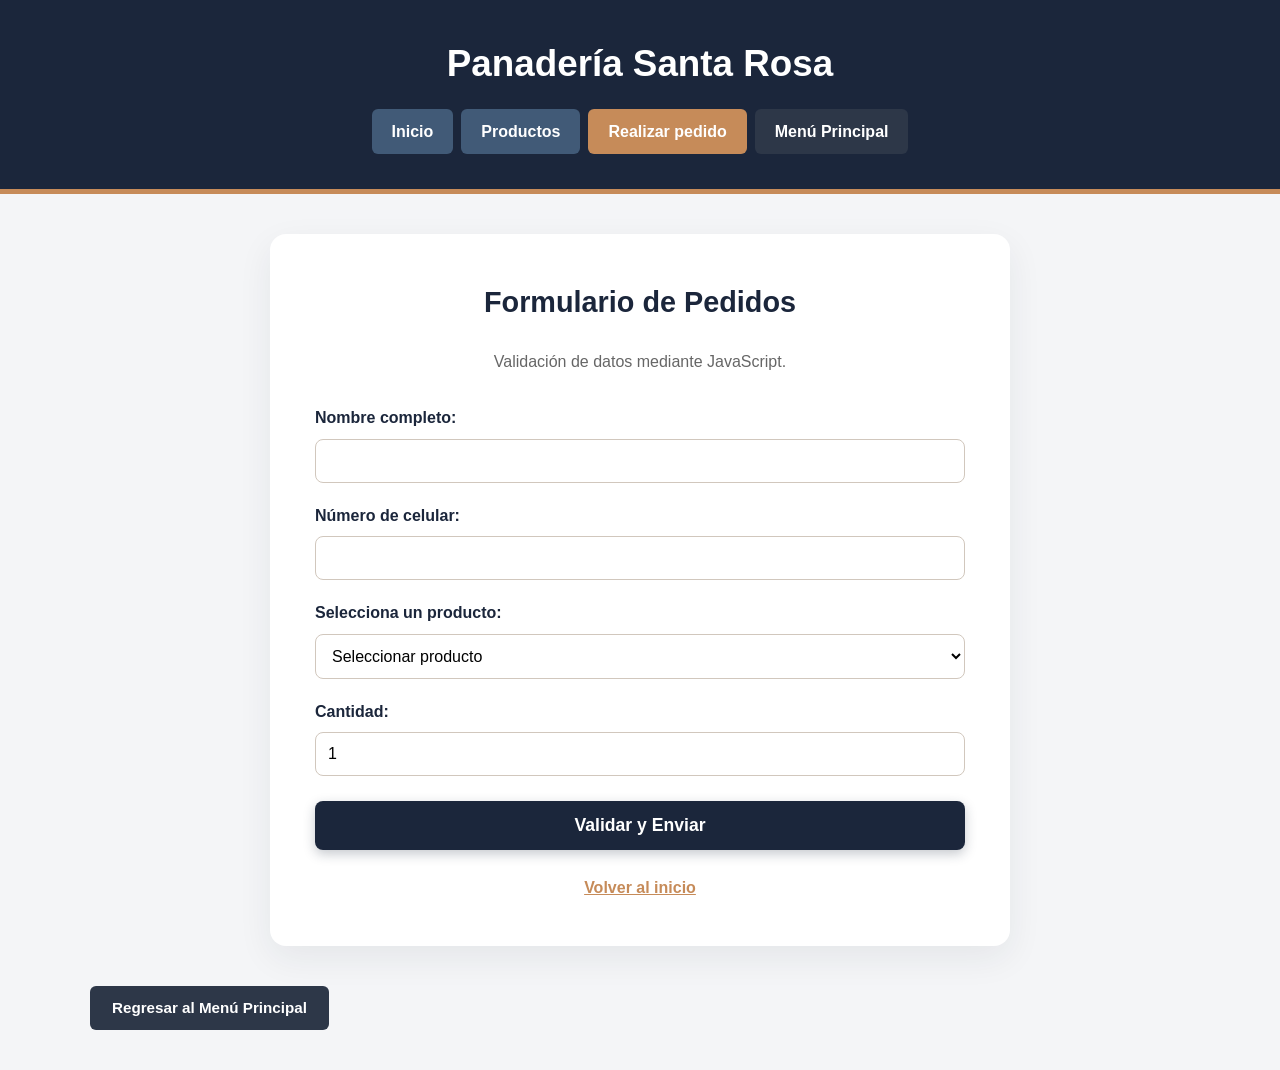
<file: guia3/pedidos.html>
<!DOCTYPE html>
<html lang="es">
<head>
  <meta charset="UTF-8">
  <meta name="viewport" content="width=device-width, initial-scale=1.0">
  <title>Pedidos | Guía 3</title>
  <link rel="stylesheet" href="styles.css">
  <script src="app.js" defer></script>
</head>
<body>

  <header>
    <h1>Panadería Santa Rosa</h1>
    <nav>
      <a href="index.html">Inicio</a>
      <a href="index.html#productos">Productos</a>
      <a href="pedidos.html" style="background: #C68B59;">Realizar pedido</a>
      <a href="../index.html" style="background: #2D3748;">Menú Principal</a>
    </nav>
  </header>

  <main style="max-width: 650px;">
    <h2 style="text-align: center; margin-top: 0; font-size: 1.8rem;">Formulario de Pedidos</h2>
    <p style="text-align: center; color: #666; margin-bottom: 30px;">Validación de datos mediante JavaScript.</p>

    <form action="#" novalidate>
      <div style="margin-bottom: 20px;">
        <label for="nombre" style="font-weight: bold; display: block; margin-bottom: 8px;">Nombre completo:</label>
        <input type="text" id="nombre" style="width: 100%; padding: 12px; border: 1.5px solid #D1C7BD; border-radius: 8px; font-size: 1rem; box-sizing: border-box;" required>
        <p id="error-nombre" style="color: #C0392B; font-size: 0.88rem; margin: 5px 0 0 0; font-weight: bold;"></p>
      </div>

      <div style="margin-bottom: 20px;">
        <label for="celular" style="font-weight: bold; display: block; margin-bottom: 8px;">Número de celular:</label>
        <input type="tel" id="celular" style="width: 100%; padding: 12px; border: 1.5px solid #D1C7BD; border-radius: 8px; font-size: 1rem; box-sizing: border-box;" required>
        <p id="error-celular" style="color: #C0392B; font-size: 0.88rem; margin: 5px 0 0 0; font-weight: bold;"></p>
      </div>

      <div style="margin-bottom: 20px;">
        <label for="producto" style="font-weight: bold; display: block; margin-bottom: 8px;">Selecciona un producto:</label>
        <select id="producto" style="width: 100%; padding: 12px; border: 1.5px solid #D1C7BD; border-radius: 8px; font-size: 1rem; background: white; box-sizing: border-box;" required>
          <option value="">Seleccionar producto</option>
          <option>Pan francés (S/ 0.30)</option>
          <option>Pan de yema (S/ 0.50)</option>
          <option>Chancay (S/ 0.60)</option>
          <option>Torta de chocolate (S/ 45.00)</option>
        </select>
      </div>

      <div style="margin-bottom: 25px;">
        <label for="cantidad" style="font-weight: bold; display: block; margin-bottom: 8px;">Cantidad:</label>
        <input type="number" id="cantidad" min="1" value="1" style="width: 100%; padding: 12px; border: 1.5px solid #D1C7BD; border-radius: 8px; font-size: 1rem; box-sizing: border-box;" required>
      </div>

      <button type="submit" style="background: #1B263B; color: #FFFFFF; border: none; padding: 14px; width: 100%; border-radius: 8px; font-weight: bold; cursor: pointer; font-size: 1.1rem; box-shadow: 0 4px 12px rgba(27,38,59,0.25);">Validar y Enviar</button>
      
      <div id="estado-envio" style="display: none;"></div>
    </form>
    
    <div style="text-align: center; margin-top: 25px;">
      <a href="index.html" style="color: #C68B59; font-weight: bold; text-decoration: underline;">Volver al inicio</a>
    </div>
  </main>

  <footer>
    <a href="../index.html" class="btn-menu">Regresar al Menú Principal</a>
  </footer>

</body>
</html>
</file>
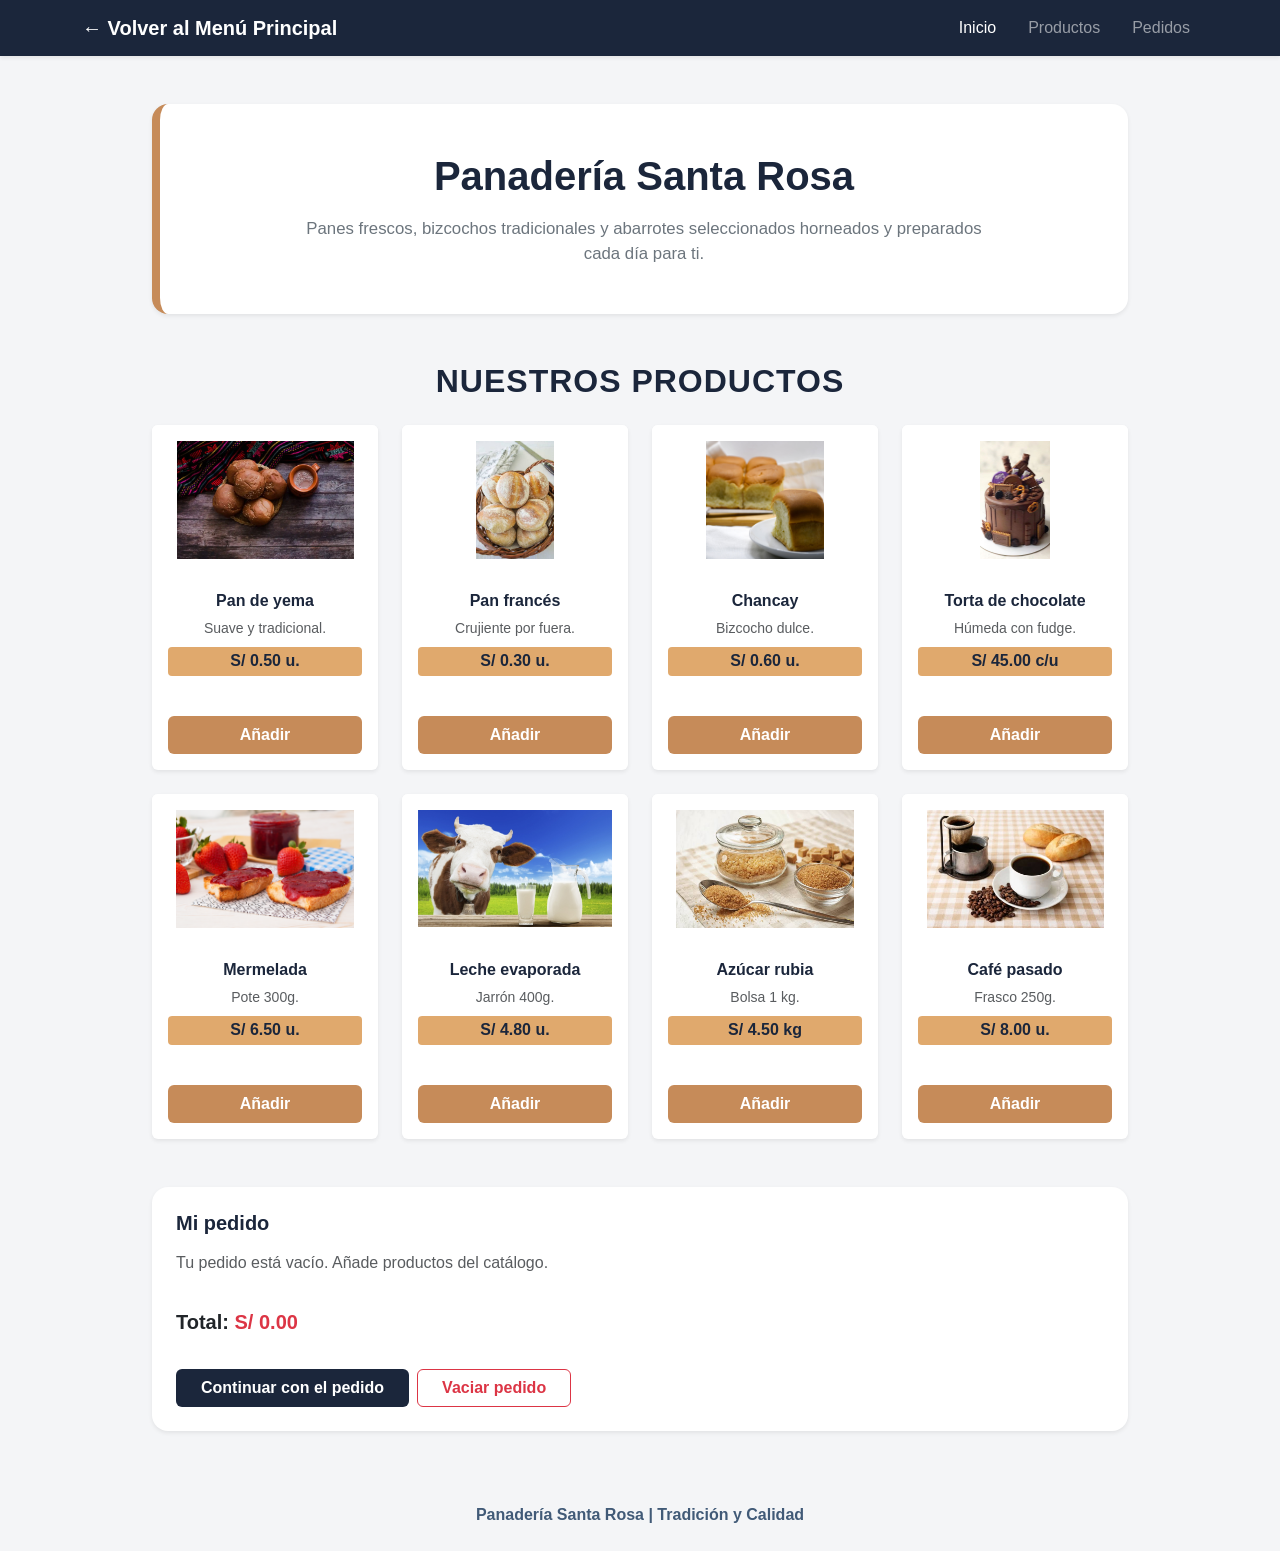
<file: guia5/index-bootstrap.html>
<!DOCTYPE html>
<html lang="es">
<head>
  <meta charset="UTF-8">
  <meta name="viewport" content="width=device-width, initial-scale=1">
  <title>Panadería Santa Rosa | Catálogo y Pedidos</title>
  <!-- Bootstrap 5.3.8 CDN con integridad -->
  <link rel="stylesheet"
    href="https://cdn.jsdelivr.net/npm/bootstrap@5.3.8/dist/css/bootstrap.min.css"
    integrity="sha384-sRIl4kxILFvY47J16cr9ZwB07vP4J8+LH7qKQnuqkuIAvNWLzeN8tE5YBujZqJLB"
    crossorigin="anonymous">
  <!-- Estilos de marca personalizados -->
  <link rel="stylesheet" href="css/marca.css">
  <!-- Scripts -->
  <script
    src="https://cdn.jsdelivr.net/npm/bootstrap@5.3.8/dist/js/bootstrap.bundle.min.js"
    integrity="sha384-FKyoEForCGlyvwx9Hj09JcYn3nv7wiPVlz7YYwJrWVcXK/BmnVDxM+D2scQbITxI"
    crossorigin="anonymous" defer></script>
  <script src="js/pedido.js" defer></script>
  <script src="js/vaciar.js" defer></script>
</head>
<body style="background-color: #F4F5F7; font-family: 'Helvetica Neue', Arial, sans-serif; color: #1B263B;">

  <!-- Barra de navegación institucional -->
  <nav class="navbar navbar-expand-md navbar-dark shadow-sm" style="background-color: #1B263B;">
    <div class="container">
      <a class="navbar-brand fw-bold" href="../index.html">← Volver al Menú Principal</a>
      <button class="navbar-toggler" type="button"
              data-bs-toggle="collapse" data-bs-target="#menu"
              aria-controls="menu" aria-expanded="false" aria-label="Abrir menú">
        <span class="navbar-toggler-icon"></span>
      </button>
      <div class="collapse navbar-collapse justify-content-end" id="menu">
        <ul class="navbar-nav align-items-md-center gap-3">
          <li class="nav-item"><a class="nav-link active" aria-current="page" href="index-bootstrap.html">Inicio</a></li>
          <li class="nav-item"><a class="nav-link" href="#productos">Productos</a></li>
          <li class="nav-item"><a class="nav-link" href="pedidos.html">Pedidos</a></li>
        </ul>
      </div>
    </div>
  </nav>

  <!-- Contenido Principal -->
  <main class="container my-5" style="max-width: 1000px;">
    
    <!-- Encabezado institucional -->
    <section class="p-4 p-md-5 mb-5 rounded-4 shadow-sm text-center bg-white" style="border-left: 8px solid #C68B59;">
      <h1 class="display-6 fw-bold mb-3" style="color: #1B263B;">Panadería Santa Rosa</h1>
      <p class="text-secondary mx-auto mb-0" style="max-width: 700px; font-size: 1.05rem;">
        Panes frescos, bizcochos tradicionales y abarrotes seleccionados horneados y preparados cada día para ti.
      </p>
    </section>

    <!-- Catálogo Completo en Grilla Responsiva -->
    <section id="productos" class="mb-5">
      <h2 class="text-center fw-bold mb-4" style="color: #1B263B; text-transform: uppercase; letter-spacing: 1px;">Nuestros Productos</h2>
      
      <div class="catalogo row row-cols-1 row-cols-sm-2 row-cols-lg-4 g-4">
        
        <!-- Pan de yema -->
        <div class="col">
          <article class="producto card h-100 shadow-sm border-0" data-nombre="Pan de yema" data-precio="0.50">
            <div class="bg-white p-3 rounded-top d-flex align-items-center justify-content-center" style="height: 150px;">
              <img src="../img/pandeyema.jpg" alt="Pan de yema" class="img-fluid" style="max-height: 100%; max-width: 100%; object-fit: contain;">
            </div>
            <div class="card-body d-flex flex-column text-center">
              <h3 class="card-title h6 fw-bold" style="color: #1B263B;">Pan de yema</h3>
              <p class="card-text text-muted small mb-2">Suave y tradicional.</p>
              <p class="precio mt-auto mb-3">S/ 0.50 u.</p>
            </div>
            <div class="card-footer bg-transparent border-0 pb-3">
              <button type="button" class="btn w-100 btn-anadir fw-bold text-white" style="background-color: #C68B59;">Añadir</button>
            </div>
          </article>
        </div>

        <!-- Pan francés -->
        <div class="col">
          <article class="producto card h-100 shadow-sm border-0" data-nombre="Pan francés" data-precio="0.30">
            <div class="bg-white p-3 rounded-top d-flex align-items-center justify-content-center" style="height: 150px;">
              <img src="../img/panfrances.jpg" alt="Pan francés" class="img-fluid" style="max-height: 100%; max-width: 100%; object-fit: contain;">
            </div>
            <div class="card-body d-flex flex-column text-center">
              <h3 class="card-title h6 fw-bold" style="color: #1B263B;">Pan francés</h3>
              <p class="card-text text-muted small mb-2">Crujiente por fuera.</p>
              <p class="precio mt-auto mb-3">S/ 0.30 u.</p>
            </div>
            <div class="card-footer bg-transparent border-0 pb-3">
              <button type="button" class="btn w-100 btn-anadir fw-bold text-white" style="background-color: #C68B59;">Añadir</button>
            </div>
          </article>
        </div>

        <!-- Pan Chancay -->
        <div class="col">
          <article class="producto card h-100 shadow-sm border-0" data-nombre="Chancay" data-precio="0.60">
            <div class="bg-white p-3 rounded-top d-flex align-items-center justify-content-center" style="height: 150px;">
              <img src="../img/panchancay.jpg" alt="Pan Chancay" class="img-fluid" style="max-height: 100%; max-width: 100%; object-fit: contain;">
            </div>
            <div class="card-body d-flex flex-column text-center">
              <h3 class="card-title h6 fw-bold" style="color: #1B263B;">Chancay</h3>
              <p class="card-text text-muted small mb-2">Bizcocho dulce.</p>
              <p class="precio mt-auto mb-3">S/ 0.60 u.</p>
            </div>
            <div class="card-footer bg-transparent border-0 pb-3">
              <button type="button" class="btn w-100 btn-anadir fw-bold text-white" style="background-color: #C68B59;">Añadir</button>
            </div>
          </article>
        </div>

        <!-- Torta de chocolate -->
        <div class="col">
          <article class="producto card h-100 shadow-sm border-0" data-nombre="Torta de chocolate" data-precio="45.00">
            <div class="bg-white p-3 rounded-top d-flex align-items-center justify-content-center" style="height: 150px;">
              <img src="../img/tortadechocolate.jpg" alt="Torta de chocolate" class="img-fluid" style="max-height: 100%; max-width: 100%; object-fit: contain;">
            </div>
            <div class="card-body d-flex flex-column text-center">
              <h3 class="card-title h6 fw-bold" style="color: #1B263B;">Torta de chocolate</h3>
              <p class="card-text text-muted small mb-2">Húmeda con fudge.</p>
              <p class="precio mt-auto mb-3">S/ 45.00 c/u</p>
            </div>
            <div class="card-footer bg-transparent border-0 pb-3">
              <button type="button" class="btn w-100 btn-anadir fw-bold text-white" style="background-color: #C68B59;">Añadir</button>
            </div>
          </article>
        </div>

        <!-- Mermelada -->
        <div class="col">
          <article class="producto card h-100 shadow-sm border-0" data-nombre="Mermelada" data-precio="6.50">
            <div class="bg-white p-3 rounded-top d-flex align-items-center justify-content-center" style="height: 150px;">
              <img src="../img/mermelada.jpg" alt="Mermelada" class="img-fluid" style="max-height: 100%; max-width: 100%; object-fit: contain;">
            </div>
            <div class="card-body d-flex flex-column text-center">
              <h3 class="card-title h6 fw-bold" style="color: #1B263B;">Mermelada</h3>
              <p class="card-text text-muted small mb-2">Pote 300g.</p>
              <p class="precio mt-auto mb-3">S/ 6.50 u.</p>
            </div>
            <div class="card-footer bg-transparent border-0 pb-3">
              <button type="button" class="btn w-100 btn-anadir fw-bold text-white" style="background-color: #C68B59;">Añadir</button>
            </div>
          </article>
        </div>

        <!-- Leche evaporada -->
        <div class="col">
          <article class="producto card h-100 shadow-sm border-0" data-nombre="Leche evaporada" data-precio="4.80">
            <div class="bg-white p-3 rounded-top d-flex align-items-center justify-content-center" style="height: 150px;">
              <img src="../img/leche-vaca.jpg" alt="Leche evaporada" class="img-fluid" style="max-height: 100%; max-width: 100%; object-fit: contain;">
            </div>
            <div class="card-body d-flex flex-column text-center">
              <h3 class="card-title h6 fw-bold" style="color: #1B263B;">Leche evaporada</h3>
              <p class="card-text text-muted small mb-2">Jarrón 400g.</p>
              <p class="precio mt-auto mb-3">S/ 4.80 u.</p>
            </div>
            <div class="card-footer bg-transparent border-0 pb-3">
              <button type="button" class="btn w-100 btn-anadir fw-bold text-white" style="background-color: #C68B59;">Añadir</button>
            </div>
          </article>
        </div>

        <!-- Azúcar rubia -->
        <div class="col">
          <article class="producto card h-100 shadow-sm border-0" data-nombre="Azúcar rubia" data-precio="4.50">
            <div class="bg-white p-3 rounded-top d-flex align-items-center justify-content-center" style="height: 150px;">
              <img src="../img/azucarrubia.jpg" alt="Azúcar rubia" class="img-fluid" style="max-height: 100%; max-width: 100%; object-fit: contain;">
            </div>
            <div class="card-body d-flex flex-column text-center">
              <h3 class="card-title h6 fw-bold" style="color: #1B263B;">Azúcar rubia</h3>
              <p class="card-text text-muted small mb-2">Bolsa 1 kg.</p>
              <p class="precio mt-auto mb-3">S/ 4.50 kg</p>
            </div>
            <div class="card-footer bg-transparent border-0 pb-3">
              <button type="button" class="btn w-100 btn-anadir fw-bold text-white" style="background-color: #C68B59;">Añadir</button>
            </div>
          </article>
        </div>

        <!-- Café pasado -->
        <div class="col">
          <article class="producto card h-100 shadow-sm border-0" data-nombre="Café pasado" data-precio="12.00">
            <div class="bg-white p-3 rounded-top d-flex align-items-center justify-content-center" style="height: 150px;">
              <img src="../img/cafe.jpg" alt="Café pasado" class="img-fluid" style="max-height: 100%; max-width: 100%; object-fit: contain;">
            </div>
            <div class="card-body d-flex flex-column text-center">
              <h3 class="card-title h6 fw-bold" style="color: #1B263B;">Café pasado</h3>
              <p class="card-text text-muted small mb-2">Frasco 250g.</p>
              <p class="precio mt-auto mb-3">S/ 8.00 u.</p>
            </div>
            <div class="card-footer bg-transparent border-0 pb-3">
              <button type="button" class="btn w-100 btn-anadir fw-bold text-white" style="background-color: #C68B59;">Añadir</button>
            </div>
          </article>
        </div>

      </div>
    </section>

    <!-- Sección «Mi pedido» (Carrito) -->
    <section id="mi-pedido" class="card p-4 shadow-sm border-0 rounded-4 bg-white" aria-labelledby="titulo-pedido">
      <h2 id="titulo-pedido" class="h5 fw-bold mb-3" style="color: #1B263B;" tabindex="-1">Mi pedido</h2>
      <p id="pedido-vacio" class="text-muted">Tu pedido está vacío. Añade productos del catálogo.</p>
      <ul id="lista-pedido" class="list-unstyled mb-3"></ul>
      <p class="fs-5 fw-bold">Total: <strong id="total" class="text-danger">S/ 0.00</strong></p>
      <div class="d-flex flex-wrap gap-2 mt-3">
        <a href="pedidos.html" class="btn text-white fw-bold px-4" style="background-color: #1B263B;">Continuar con el pedido</a>
        <button type="button" class="btn btn-outline-danger px-4 fw-bold"
                data-bs-toggle="modal" data-bs-target="#modalVaciar">Vaciar pedido</button>
      </div>
      <p id="aviso" class="visually-hidden" role="status"></p>
    </section>

  </main>

  <!-- Modal de confirmación para vaciar el pedido -->
  <div class="modal fade" id="modalVaciar" tabindex="-1"
       aria-labelledby="modalVaciarTitulo" aria-hidden="true">
    <div class="modal-dialog modal-dialog-centered">
      <div class="modal-content border-0 shadow">
        <div class="modal-header text-white" style="background-color: #1B263B;">
          <h2 class="modal-title fs-5 fw-bold" id="modalVaciarTitulo">¿Vaciar tu pedido?</h2>
          <button type="button" class="btn-close btn-close-white" data-bs-dismiss="modal"
                  aria-label="Cerrar"></button>
        </div>
        <div class="modal-body py-4">
          Se quitarán todos los productos de tu lista. Esta acción no se puede deshacer.
        </div>
        <div class="modal-footer bg-light">
          <button type="button" class="btn btn-outline-secondary px-3"
                  data-bs-dismiss="modal">Cancelar</button>
          <button type="button" class="btn btn-danger px-3 fw-bold" id="confirmarVaciar"
                  data-bs-dismiss="modal">Sí, vaciar</button>
        </div>
      </div>
    </div>
  </div>

  <!-- Pie de página -->
  <footer class="text-center py-4 mt-5" style="color: #415A77; font-weight: 600;">
    <p class="mb-0">Panadería Santa Rosa | Tradición y Calidad</p>
  </footer>

</body>
</html>
</file>
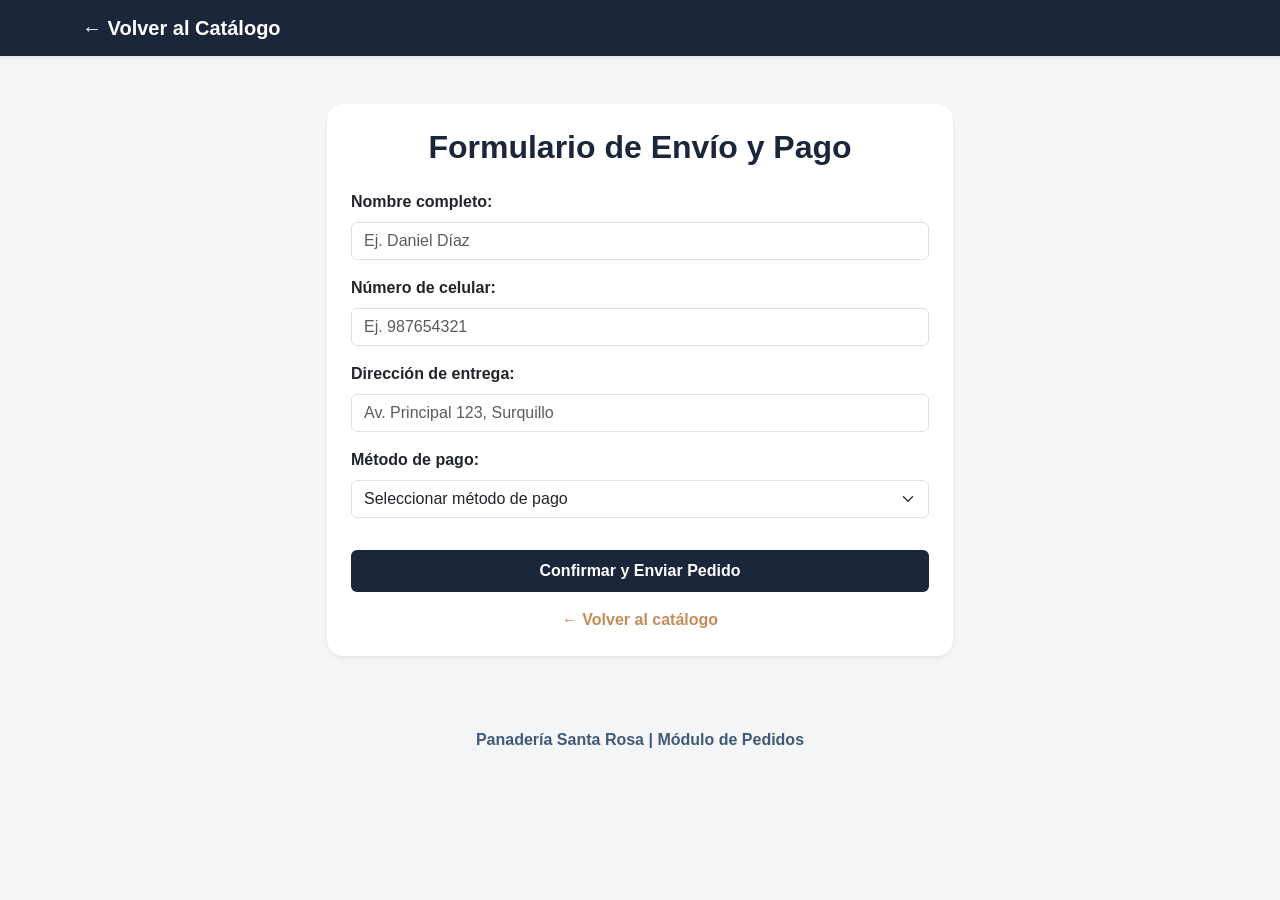
<file: guia5/pedidos.html>
<!DOCTYPE html>
<html lang="es">
<head>
  <meta charset="UTF-8">
  <meta name="viewport" content="width=device-width, initial-scale=1">
  <title>Realizar Pedido | Panadería Santa Rosa</title>
  <link rel="stylesheet"
    href="https://cdn.jsdelivr.net/npm/bootstrap@5.3.8/dist/css/bootstrap.min.css"
    integrity="sha384-sRIl4kxILFvY47J16cr9ZwB07vP4J8+LH7qKQnuqkuIAvNWLzeN8tE5YBujZqJLB"
    crossorigin="anonymous">
  <link rel="stylesheet" href="css/marca.css">
  <script
    src="https://cdn.jsdelivr.net/npm/bootstrap@5.3.8/dist/js/bootstrap.bundle.min.js"
    integrity="sha384-FKyoEForCGlyvwx9Hj09JcYn3nv7wiPVlz7YYwJrWVcXK/BmnVDxM+D2scQbITxI"
    crossorigin="anonymous" defer></script>
  <script src="js/pedido.js" defer></script>
</head>
<body style="background-color: #F4F5F7; font-family: 'Helvetica Neue', Arial, sans-serif; color: #1B263B;">

  <!-- Navbar -->
  <nav class="navbar navbar-expand-md navbar-dark shadow-sm" style="background-color: #1B263B;">
    <div class="container">
      <a class="navbar-brand fw-bold" href="index-bootstrap.html">← Volver al Catálogo</a>
    </div>
  </nav>

  <!-- Formulario de Pedidos -->
  <main class="container my-5" style="max-width: 650px;">
    <div class="card p-4 shadow-sm border-0 rounded-4 bg-white">
      <h2 class="mb-4 text-center fw-bold" style="color: #1B263B;">Formulario de Envío y Pago</h2>
      
      <form action="#" novalidate>
        
        <div class="mb-3">
          <label for="nombre" class="form-label fw-bold">Nombre completo:</label>
          <input type="text" id="nombre" class="form-control" required placeholder="Ej. Daniel Díaz">
        </div>

        <div class="mb-3">
          <label for="celular" class="form-label fw-bold">Número de celular:</label>
          <input type="tel" id="celular" class="form-control" required placeholder="Ej. 987654321">
        </div>

        <div class="mb-3">
          <label for="direccion" class="form-label fw-bold">Dirección de entrega:</label>
          <input type="text" id="direccion" class="form-control" required placeholder="Av. Principal 123, Surquillo">
        </div>

        <div class="mb-3">
          <label for="metodo-pago" class="form-label fw-bold">Método de pago:</label>
          <select id="metodo-pago" class="form-select" required>
            <option value="">Seleccionar método de pago</option>
            <option value="yape">Yape / Plin</option>
            <option value="tarjeta">Tarjeta de Débito / Crédito</option>
            <option value="efectivo">Efectivo contra entrega</option>
          </select>
        </div>

        <button type="submit" class="btn w-100 py-2 fw-bold text-white mt-3" style="background-color: #1B263B;">Confirmar y Enviar Pedido</button>
      </form>
      
      <div class="text-center mt-3">
        <a href="index-bootstrap.html" class="text-decoration-none fw-bold" style="color: #C68B59;">← Volver al catálogo</a>
      </div>
    </div>
  </main>

  <footer class="text-center py-4 mt-5" style="color: #415A77; font-weight: 600;">
    <p class="mb-0">Panadería Santa Rosa | Módulo de Pedidos</p>
  </footer>

</body>
</html>
</file>
<file: guia2/styles.css>
*, *::before, *::after { box-sizing: border-box; }

:root {
  --color-primario: #1B263B;
  --color-secundario: #415A77;
  --color-acento: #C68B59;
  --color-fondo: #F4F5F7;
  --color-tarjeta: #FFFFFF;
  --color-texto: #1B263B;
}

body {
  margin: 0;
  font-family: 'Helvetica Neue', Arial, sans-serif;
  background-color: var(--color-fondo);
  color: var(--color-texto);
  line-height: 1.6;
}

header {
  background-color: var(--color-primario);
  color: #FFFFFF;
  padding: 35px 20px;
  text-align: center;
  border-bottom: 5px solid var(--color-acento);
}

nav {
  margin-top: 15px;
  display: flex;
  justify-content: center;
  gap: 8px;
  flex-wrap: wrap;
}

nav a {
  background: var(--color-secundario);
  color: #FFFFFF;
  padding: 10px 20px;
  text-decoration: none;
  border-radius: 6px;
  font-weight: bold;
  display: inline-block;
  transition: background 0.3s;
}

nav a:hover {
  background: var(--color-acento);
}

main {
  max-width: 1100px;
  margin: 40px auto;
  padding: 45px;
  background: var(--color-tarjeta);
  border-radius: 16px;
  box-shadow: 0 12px 35px rgba(27,38,59,0.07);
}

.catalogo {
  display: grid;
  gap: 25px;
  grid-template-columns: 1fr;
  margin-top: 30px;
}

.producto {
  background: #F8F9FA;
  border: 1.5px solid #E4E7EB;
  border-radius: 12px;
  padding: 20px;
  text-align: center;
  box-shadow: 0 4px 12px rgba(0,0,0,0.03);
  transition: transform 0.3s ease;
}

.producto:hover {
  transform: translateY(-5px);
}

.producto img {
  width: 100%;
  height: 200px;
  object-fit: contain;
  border-radius: 8px;
}

.precio {
  color: #993300;
  font-weight: bold;
  font-size: 1.1rem;
}

.btn-agotado {
  background: #FADBD8;
  color: #78281F;
  border: 1px solid #E6B0AA;
  padding: 6px 16px;
  border-radius: 20px;
  display: inline-block;
  margin-top: 10px;
  font-size: 0.9rem;
  font-weight: bold;
}

@media (min-width: 600px) {
  .catalogo {
    grid-template-columns: repeat(2, 1fr);
  }
}

@media (min-width: 900px) {
  .catalogo {
    grid-template-columns: repeat(4, 1fr);
  }
}

footer {
  text-align: center;
  padding: 30px;
  color: var(--color-secundario);
  font-size: 0.95rem;
  font-weight: 600;
}
</file>
<file: guia3/styles.css>
body {
  background-color: #F4F5F7;
  font-family: 'Helvetica Neue', Arial, sans-serif;
  color: #1B263B;
  margin: 0;
  padding: 0;
  line-height: 1.6;
}

header {
  background-color: #1B263B;
  color: #FFFFFF;
  padding: 35px 20px;
  text-align: center;
  border-bottom: 5px solid #C68B59;
}

header h1 {
  margin: 0;
  font-size: 2.3rem;
}

header p {
  margin: 8px 0 20px 0;
  font-size: 1.1rem;
  color: #E0A96D;
}

nav {
  margin-top: 15px;
  display: flex;
  justify-content: center;
  gap: 8px;
  flex-wrap: wrap;
}

nav a {
  background: #415A77;
  color: white;
  padding: 10px 20px;
  text-decoration: none;
  border-radius: 6px;
  font-weight: bold;
  display: inline-block;
}

main {
  max-width: 1100px;
  margin: 40px auto;
  background: #FFFFFF;
  padding: 45px;
  border-radius: 16px;
  box-shadow: 0 12px 35px rgba(27,38,59,0.07);
}

.catalogo {
  display: grid;
  grid-template-columns: repeat(auto-fit, minmax(220px, 1fr));
  gap: 25px;
}

.producto {
  background: #F8F9FA;
  padding: 18px;
  border-radius: 12px;
  text-align: center;
  border: 1.5px solid #E4E7EB;
  box-shadow: 0 4px 12px rgba(0,0,0,0.03);
}

.producto img {
  width: 100%;
  height: 160px;
  object-fit: contain;
  border-radius: 8px;
}

.producto h4 {
  margin: 14px 0 6px 0;
  font-size: 1.15rem;
  color: #1B263B;
}

.precio {
  margin: 0;
  color: #555;
  font-weight: 500;
}

.btn-agotado {
  background: #FADBD8;
  color: #78281F;
  border: 1px solid #E6B0AA;
  padding: 4px 14px;
  border-radius: 15px;
  font-size: 0.88rem;
  font-weight: bold;
  display: inline-block;
  margin-top: 10px;
}

.banner-footer {
  max-width: 1100px;
  margin: 20px auto 0 auto;
  background-color: #1B263B;
  color: white;
  text-align: center;
  padding: 16px;
  border-radius: 10px;
  font-weight: bold;
}

footer {
  text-align: left;
  max-width: 1100px;
  margin: 15px auto 40px auto;
}

.btn-menu {
  background-color: #2D3748;
  color: white;
  padding: 10px 22px;
  text-decoration: none;
  border-radius: 6px;
  font-size: 0.95rem;
  font-weight: bold;
  display: inline-block;
}
</file>
<file: guia4/styles.css>
:root {
  --color-primario: #1B263B;
  --color-secundario: #415A77;
  --color-acento: #C68B59;
  --color-fondo: #F4F5F7;
  --color-tarjeta: #FFFFFF;
  --color-texto: #1B263B;
}

body {
  background-color: var(--color-fondo);
  font-family: 'Segoe UI', Tahoma, Geneva, Verdana, sans-serif;
  color: var(--color-texto);
  margin: 0;
  padding: 0;
  line-height: 1.6;
}

header {
  background-color: var(--color-primario);
  color: #FFFFFF;
  padding: 35px 20px;
  text-align: center;
  border-bottom: 6px solid var(--color-acento);
  box-shadow: 0 4px 12px rgba(0,0,0,0.1);
}

.header-container h1 {
  margin: 0;
  font-size: 2.3rem;
}

.header-container p {
  margin: 8px 0 15px 0;
  font-size: 1.05rem;
  color: #E0A96D;
}

.buscador-container {
  margin: 15px auto;
  max-width: 450px;
}

.buscador-container input {
  width: 100%;
  padding: 10px 15px;
  border-radius: 20px;
  border: none;
  font-size: 0.95rem;
  box-sizing: border-box;
  outline: none;
}

nav {
  display: flex;
  justify-content: center;
  gap: 10px;
  margin-top: 15px;
  flex-wrap: wrap;
}

nav a {
  background: var(--color-secundario);
  color: white;
  padding: 9px 18px;
  text-decoration: none;
  border-radius: 8px;
  font-weight: bold;
  transition: background 0.3s ease;
  font-size: 0.95rem;
}

nav a:hover, nav a.active {
  background: var(--color-acento);
}

main {
  max-width: 1100px;
  margin: 40px auto;
  padding: 0 20px;
}

.bienvenida {
  text-align: center;
  background: var(--color-tarjeta);
  padding: 30px;
  border-radius: 16px;
  box-shadow: 0 8px 25px rgba(27,38,59,0.05);
  margin-bottom: 35px;
}

.bienvenida h2 {
  color: var(--color-primario);
  margin-top: 0;
  font-size: 1.8rem;
}

.bienvenida p {
  color: #555;
  font-size: 1.1rem;
  max-width: 700px;
  margin: 0 auto;
}

.catalogo-grid {
  display: grid;
  grid-template-columns: repeat(auto-fit, minmax(240px, 1fr));
  gap: 25px;
  margin-bottom: 45px;
}

.producto {
  background: var(--color-tarjeta);
  border-radius: 14px;
  overflow: hidden;
  box-shadow: 0 5px 15px rgba(0,0,0,0.04);
  border: 1px solid #E4E7EB;
  display: flex;
  flex-direction: column;
  justify-content: space-between;
  transition: transform 0.2s ease;
}

.producto:hover {
  transform: translateY(-4px);
}

.img-container {
  position: relative;
  width: 100%;
  height: 170px;
  background: #FFFFFF;
}

/* IMPORTANTE: object-fit: contain para que la imagen se vea completa sin recortes */
.img-container img {
  width: 100%;
  height: 100%;
  object-fit: contain;
  padding: 8px;
  box-sizing: border-box;
}

.badge {
  position: absolute;
  top: 10px;
  right: 10px;
  background: var(--color-acento);
  color: white;
  padding: 3px 10px;
  font-size: 0.7rem;
  font-weight: bold;
  border-radius: 15px;
}

.badge.fresco { background: #2980B9; }
.badge.dulce { background: #8E44AD; }
.badge.especial { background: #C0392B; }

.info-producto {
  padding: 18px;
  display: flex;
  flex-direction: column;
  flex-grow: 1;
  justify-content: space-between;
}

.info-producto h3 {
  margin: 0 0 6px 0;
  font-size: 1.15rem;
  color: var(--color-primario);
}

.descripcion {
  font-size: 0.85rem;
  color: #666;
  margin: 0 0 12px 0;
  flex-grow: 1;
}

.precio-accion {
  display: flex;
  justify-content: space-between;
  align-items: center;
  border-top: 1px solid #E4E7EB;
  padding-top: 10px;
}

.precio {
  font-size: 1.1rem;
  font-weight: bold;
  color: #993300;
}

.precio small {
  font-size: 0.75rem;
  color: #777;
}

.btn-anadir {
  background: var(--color-acento);
  color: white;
  border: none;
  padding: 7px 14px;
  border-radius: 6px;
  cursor: pointer;
  font-weight: bold;
  font-size: 0.85rem;
  transition: background 0.2s;
}

.btn-anadir:hover {
  background: #b0784a;
}

/* Canasta y envío */
.canasta-seccion {
  background: var(--color-tarjeta);
  padding: 30px;
  border-radius: 16px;
  border: 1px solid #E4E7EB;
  box-shadow: 0 8px 25px rgba(27,38,59,0.05);
}

.canasta-header {
  display: flex;
  justify-content: space-between;
  align-items: center;
  border-bottom: 2px solid #E4E7EB;
  padding-bottom: 12px;
  margin-bottom: 20px;
  flex-wrap: wrap;
  gap: 10px;
}

.canasta-header h3 {
  margin: 0;
  color: var(--color-primario);
  font-size: 1.4rem;
}

.badge-contador {
  background: #EAECEE;
  color: var(--color-primario);
  padding: 4px 10px;
  border-radius: 12px;
  font-size: 0.85rem;
  font-weight: bold;
}

.btn-vaciar {
  background: #E74C3C;
  color: white;
  border: none;
  padding: 5px 12px;
  border-radius: 6px;
  font-size: 0.8rem;
  font-weight: bold;
  cursor: pointer;
}

.btn-vaciar:hover {
  background: #C0392B;
}

.carrito-vacio {
  text-align: center;
  color: #888;
  padding: 15px 0;
  font-style: italic;
}

.item-carrito {
  display: flex;
  justify-content: space-between;
  align-items: center;
  padding: 12px 0;
  border-bottom: 1px solid #E4E7EB;
  gap: 15px;
  flex-wrap: wrap;
}

.item-info {
  font-weight: 600;
  flex-grow: 1;
}

.item-acciones {
  display: flex;
  align-items: center;
  gap: 6px;
}

.btn-cant {
  background: #E4E7EB;
  border: none;
  width: 26px;
  height: 26px;
  border-radius: 50%;
  font-weight: bold;
  cursor: pointer;
}

.btn-eliminar {
  background: #FADBD8;
  color: #78281F;
  border: 1px solid #E6B0AA;
  padding: 3px 8px;
  border-radius: 5px;
  font-size: 0.75rem;
  font-weight: bold;
  cursor: pointer;
}

.item-subtotal {
  font-weight: bold;
  color: var(--color-primario);
}

/* Formulario de envío */
.formulario-envio {
  margin-top: 25px;
  padding: 20px;
  background: #F8F9FA;
  border-radius: 10px;
  border: 1px solid #E4E7EB;
}

.formulario-envio h4 {
  margin-top: 0;
  color: var(--color-primario);
  font-size: 1.1rem;
  margin-bottom: 12px;
}

.form-grid {
  display: flex;
  flex-direction: column;
  gap: 12px;
}

.form-group label {
  display: block;
  font-size: 0.85rem;
  font-weight: bold;
  margin-bottom: 4px;
  color: #444;
}

.form-group input {
  width: 100%;
  padding: 9px;
  border: 1.5px solid #D1C7BD;
  border-radius: 6px;
  font-size: 0.95rem;
  box-sizing: border-box;
}

.canasta-footer {
  margin-top: 20px;
  padding-top: 15px;
  border-top: 2px dashed #D1C7BD;
  display: flex;
  justify-content: space-between;
  align-items: center;
  flex-wrap: wrap;
  gap: 15px;
}

.total-contenedor {
  font-size: 1.2rem;
  font-weight: bold;
  color: var(--color-primario);
}

#total {
  color: #993300;
  margin-left: 8px;
}

/* Botón de procesar activo y llamativo */
.btn-checkout {
  background: #27AE60;
  color: white;
  border: none;
  padding: 12px 26px;
  border-radius: 8px;
  font-weight: bold;
  font-size: 1rem;
  cursor: pointer;
  box-shadow: 0 4px 10px rgba(39, 174, 96, 0.3);
  transition: background 0.2s;
}

.btn-checkout:hover {
  background: #219653;
}

footer {
  background-color: var(--color-primario);
  color: white;
  text-align: center;
  padding: 25px 20px;
  margin-top: 50px;
}

.footer-content {
  max-width: 1100px;
  margin: 0 auto;
  display: flex;
  justify-content: space-between;
  align-items: center;
  flex-wrap: wrap;
  gap: 15px;
}

.footer-content p {
  margin: 0;
  color: #B0BEC5;
  font-size: 0.9rem;
}

.btn-menu {
  background-color: var(--color-acento);
  color: white;
  padding: 8px 18px;
  text-decoration: none;
  border-radius: 6px;
  font-weight: bold;
  font-size: 0.85rem;
}
</file>
<file: guia5/css/marca.css>
:root {
  --cafe: #1B263B;
  --amarillo: #C68B59;
}

.precio {
  display: inline-block;
  background: #E0A96D;
  color: #1B263B;
  font-weight: bold;
  padding: 0.15rem 0.5rem;
  border-radius: 4px;
}

#lista-pedido li {
  display: flex;
  justify-content: space-between;
  align-items: center;
  gap: 1rem;
  padding: 0.5rem 0;
  border-bottom: 1px solid #E3DECF;
}

.btn-quitar {
  border: 2px solid #1B263B;
  border-radius: 6px;
  background: #FFFFFF;
  color: #1B263B;
  font-weight: bold;
  padding: 0.25rem 0.75rem;
}

.btn-cant {
  border: 1px solid #1B263B;
  background: #FFFFFF;
  color: #1B263B;
  font-weight: bold;
  padding: 0.1rem 0.5rem;
  border-radius: 4px;
}
</file>
